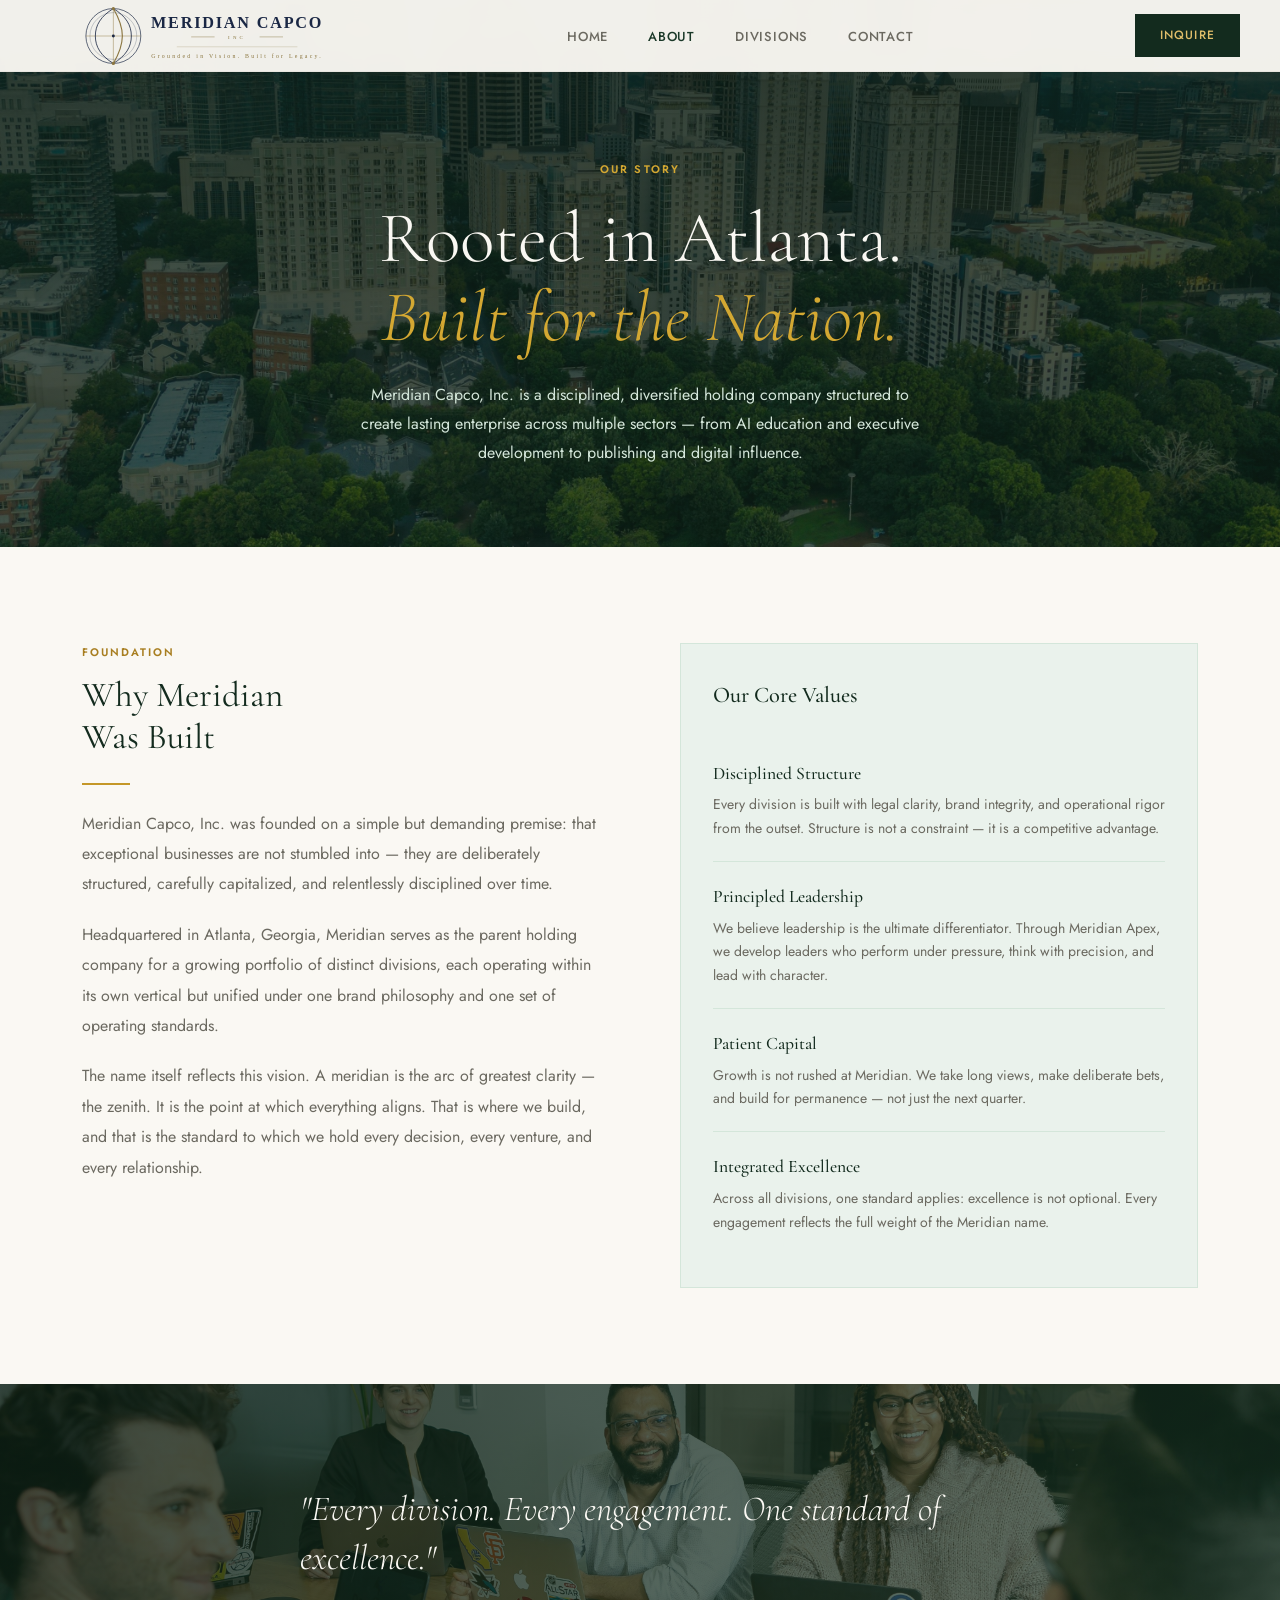
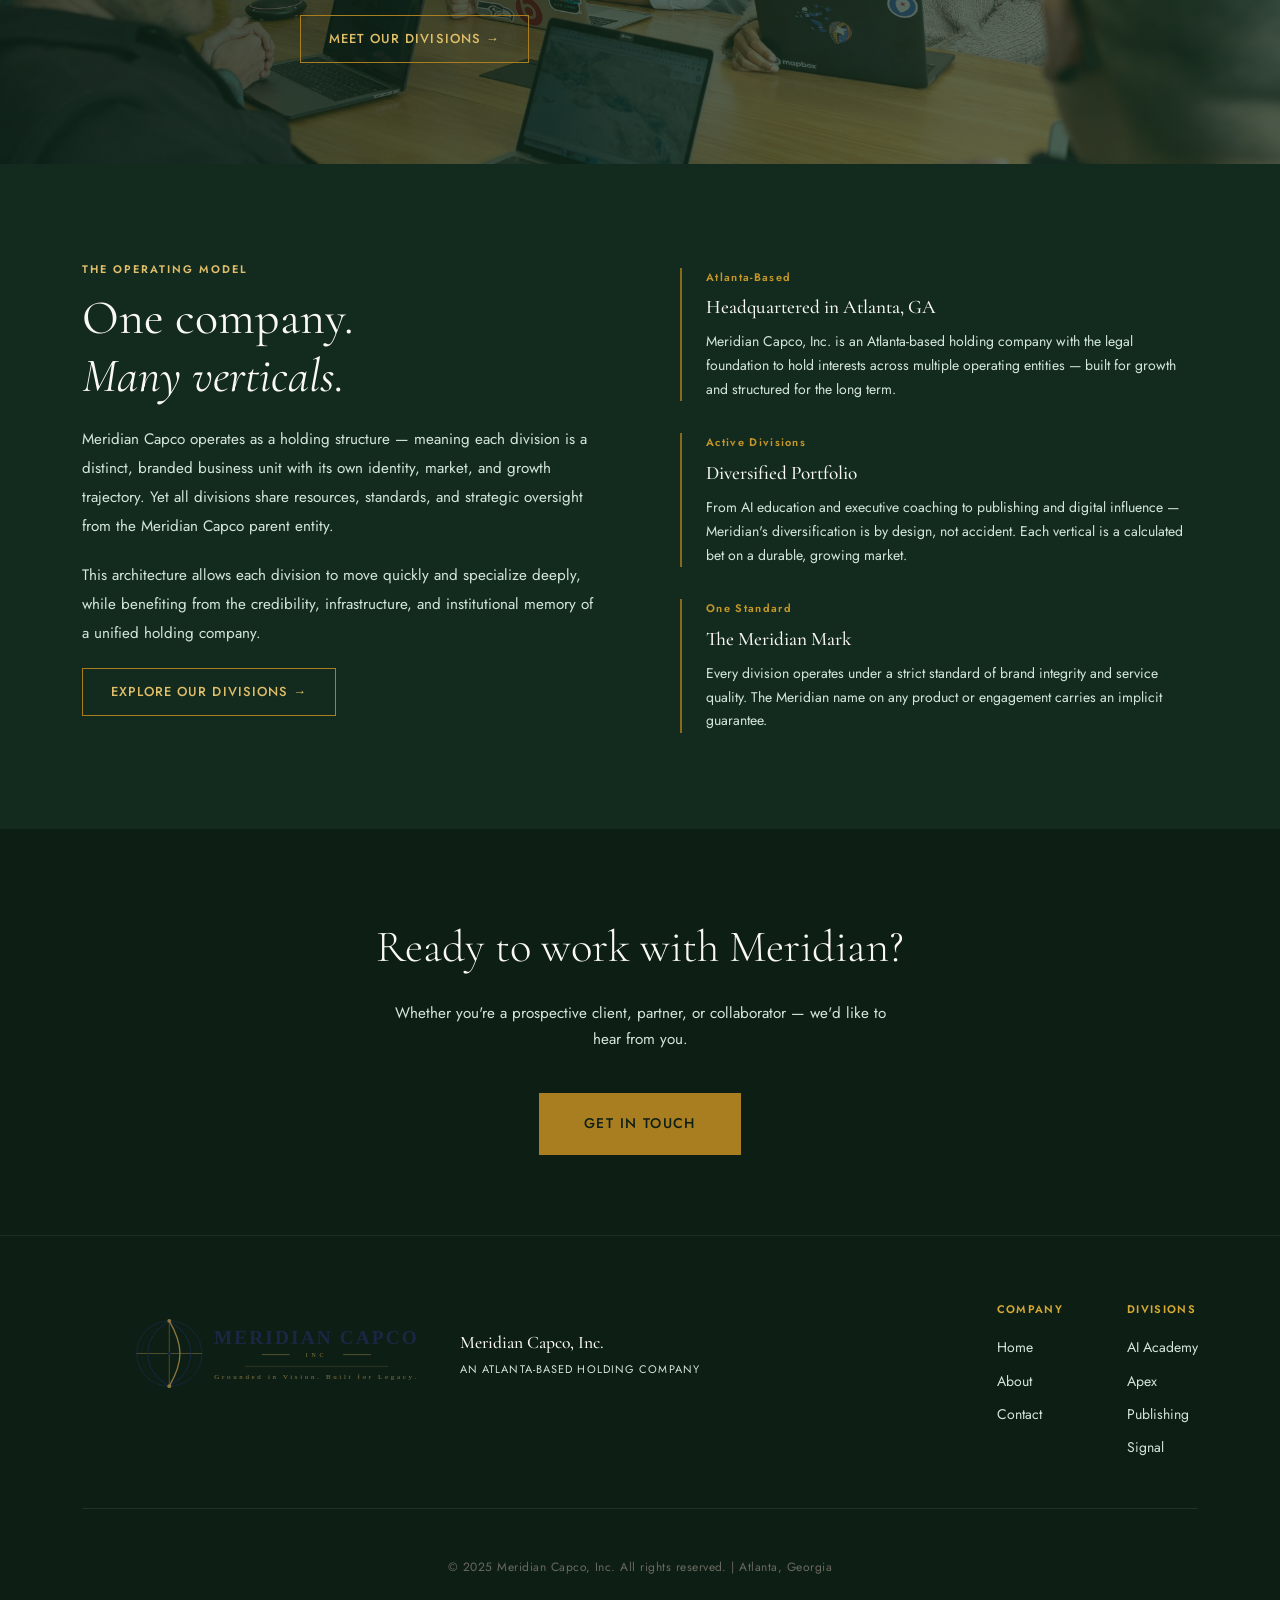
<file: about.html>
<!DOCTYPE html>
<html lang="en">
<head>
<meta charset="UTF-8">
<meta name="viewport" content="width=device-width, initial-scale=1.0">
<title>About — Meridian Capco, Inc.</title>
<link rel="preconnect" href="https://fonts.googleapis.com">
<link rel="preconnect" href="https://fonts.gstatic.com" crossorigin>
<link href="https://fonts.googleapis.com/css2?family=Cormorant+Garamond:ital,wght@0,300;0,400;0,500;0,600;1,300;1,400&family=Jost:wght@300;400;500;600&display=swap" rel="stylesheet">
<link rel="stylesheet" href="styles.css">
</head>
<body>

<nav class="nav">
  <a href="index.html" class="nav-logo">
    <img src="images/meridian_capco_logo_revised_v4.svg" alt="Meridian Capco" class="nav-logo-img">
  </a>
  <ul class="nav-links">
    <li><a href="index.html" class="nav-link">Home</a></li>
    <li><a href="about.html" class="nav-link active">About</a></li>
    <li><a href="divisions.html" class="nav-link">Divisions</a></li>
    <li><a href="contact.html" class="nav-link">Contact</a></li>
  </ul>
  <a href="contact.html" class="nav-cta">Inquire</a>
  <button class="nav-hamburger" onclick="toggleMenu()">&#9776;</button>
</nav>
<div class="mobile-menu" id="mobileMenu">
  <a href="index.html">Home</a>
  <a href="about.html">About</a>
  <a href="divisions.html">Divisions</a>
  <a href="contact.html">Contact</a>
</div>

<!-- ============================================================
  PHOTO SLOT 1 — ABOUT PAGE HERO BACKGROUND
  File: images/about-hero-bg.jpg
  Suggested search: "Atlanta Georgia skyline" or "urban city aerial"
  Tips: wide landscape shot, can be bright/daytime unlike home hero
============================================================ -->
<section class="page-hero photo-page-hero" style="background-image: url('images/about-hero-bg.jpg');">
  <div class="page-hero-overlay"></div>
  <div class="page-hero-inner">
    <span class="page-hero-eyebrow">Our Story</span>
    <h1>Rooted in Atlanta.<br><em>Built for the Nation.</em></h1>
    <p>Meridian Capco, Inc. is a disciplined, diversified holding company structured to create lasting enterprise across multiple sectors — from AI education and executive development to publishing and digital influence.</p>
  </div>
</section>

<!-- STORY SECTION -->
<section class="about-story">
  <div class="container">
    <div class="about-grid">
      <div>
        <span class="section-eyebrow">Foundation</span>
        <h2 class="section-title">Why Meridian<br>Was Built</h2>
        <span class="gold-rule"></span>
        <p class="about-body">Meridian Capco, Inc. was founded on a simple but demanding premise: that exceptional businesses are not stumbled into — they are deliberately structured, carefully capitalized, and relentlessly disciplined over time.</p>
        <p class="about-body">Headquartered in Atlanta, Georgia, Meridian serves as the parent holding company for a growing portfolio of distinct divisions, each operating within its own vertical but unified under one brand philosophy and one set of operating standards.</p>
        <p class="about-body">The name itself reflects this vision. A meridian is the arc of greatest clarity — the zenith. It is the point at which everything aligns. That is where we build, and that is the standard to which we hold every decision, every venture, and every relationship.</p>
      </div>
      <div>
        <div class="about-values">
          <h3 style="font-family:var(--font-serif);font-size:1.4rem;font-weight:500;color:var(--green-800);margin-bottom:1.5rem;">Our Core Values</h3>
          <div class="about-value">
            <h4>Disciplined Structure</h4>
            <p>Every division is built with legal clarity, brand integrity, and operational rigor from the outset. Structure is not a constraint — it is a competitive advantage.</p>
          </div>
          <div class="about-value">
            <h4>Principled Leadership</h4>
            <p>We believe leadership is the ultimate differentiator. Through Meridian Apex, we develop leaders who perform under pressure, think with precision, and lead with character.</p>
          </div>
          <div class="about-value">
            <h4>Patient Capital</h4>
            <p>Growth is not rushed at Meridian. We take long views, make deliberate bets, and build for permanence — not just the next quarter.</p>
          </div>
          <div class="about-value">
            <h4>Integrated Excellence</h4>
            <p>Across all divisions, one standard applies: excellence is not optional. Every engagement reflects the full weight of the Meridian name.</p>
          </div>
        </div>
      </div>
    </div>
  </div>
</section>

<!-- ============================================================
  PHOTO SLOT 2 — FULL-WIDTH PHOTO BAND
  File: images/about-team.jpg
  Suggested search: "diverse team city office" on Pexels
  Tips: multicultural group, energetic, forward-facing
============================================================ -->
<section class="photo-band" style="background-image: url('images/about-team.jpg');">
  <div class="photo-band-overlay"></div>
  <div class="container photo-band-content">
    <p class="photo-band-quote">"Every division. Every engagement. One standard of excellence."</p>
    <a href="divisions.html" class="btn-ghost-light">Meet Our Divisions →</a>
  </div>
</section>

<!-- PHILOSOPHY STRIP -->
<section class="philosophy-strip">
  <div class="container">
    <div class="philosophy-content">
      <div class="philosophy-text">
        <p class="section-eyebrow light">The Operating Model</p>
        <h2 class="section-title light">One company.<br><em>Many verticals.</em></h2>
        <p class="philosophy-body">Meridian Capco operates as a holding structure — meaning each division is a distinct, branded business unit with its own identity, market, and growth trajectory. Yet all divisions share resources, standards, and strategic oversight from the Meridian Capco parent entity.</p>
        <p class="philosophy-body">This architecture allows each division to move quickly and specialize deeply, while benefiting from the credibility, infrastructure, and institutional memory of a unified holding company.</p>
        <a href="divisions.html" class="btn-ghost-light">Explore Our Divisions →</a>
      </div>
      <div class="philosophy-pillars">
        <div class="pillar">
          <span class="pillar-num">Atlanta-Based</span>
          <h4 class="pillar-title">Headquartered in Atlanta, GA</h4>
          <p class="pillar-body">Meridian Capco, Inc. is an Atlanta-based holding company with the legal foundation to hold interests across multiple operating entities — built for growth and structured for the long term.</p>
        </div>
        <div class="pillar">
          <span class="pillar-num">Active Divisions</span>
          <h4 class="pillar-title">Diversified Portfolio</h4>
          <p class="pillar-body">From AI education and executive coaching to publishing and digital influence — Meridian's diversification is by design, not accident. Each vertical is a calculated bet on a durable, growing market.</p>
        </div>
        <div class="pillar">
          <span class="pillar-num">One Standard</span>
          <h4 class="pillar-title">The Meridian Mark</h4>
          <p class="pillar-body">Every division operates under a strict standard of brand integrity and service quality. The Meridian name on any product or engagement carries an implicit guarantee.</p>
        </div>
      </div>
    </div>
  </div>
</section>

<!-- CTA BAND -->
<section class="cta-band">
  <div class="container">
    <h2 class="cta-headline">Ready to work with Meridian?</h2>
    <p class="cta-sub">Whether you're a prospective client, partner, or collaborator — we'd like to hear from you.</p>
    <a href="contact.html" class="btn-primary large">Get In Touch</a>
  </div>
</section>

<!-- FOOTER -->
<footer class="footer">
  <div class="container">
    <div class="footer-top">
      <div class="footer-brand">
        <img src="images/meridian_capco_logo_revised_v4.svg" alt="Meridian Capco" class="footer-logo-img">
        <div>
          <p class="footer-company">Meridian Capco, Inc.</p>
          <p class="footer-sub-tag">An Atlanta-Based Holding Company</p>
        </div>
      </div>
      <div class="footer-links">
        <div class="footer-col">
          <h5>Company</h5>
          <a href="index.html">Home</a>
          <a href="about.html">About</a>
          <a href="contact.html">Contact</a>
        </div>
        <div class="footer-col">
          <h5>Divisions</h5>
          <a href="ai-academy.html">AI Academy</a>
          <a href="apex.html">Apex</a>
          <a href="publishing.html">Publishing</a>
          <a href="signal.html">Signal</a>
        </div>
      </div>
    </div>
    <div class="footer-bottom">
      <p>&copy; 2025 Meridian Capco, Inc. All rights reserved. | Atlanta, Georgia</p>
    </div>
  </div>
</footer>
<script>function toggleMenu(){document.getElementById('mobileMenu').classList.toggle('open');}</script>
</body>
</html>
</file>
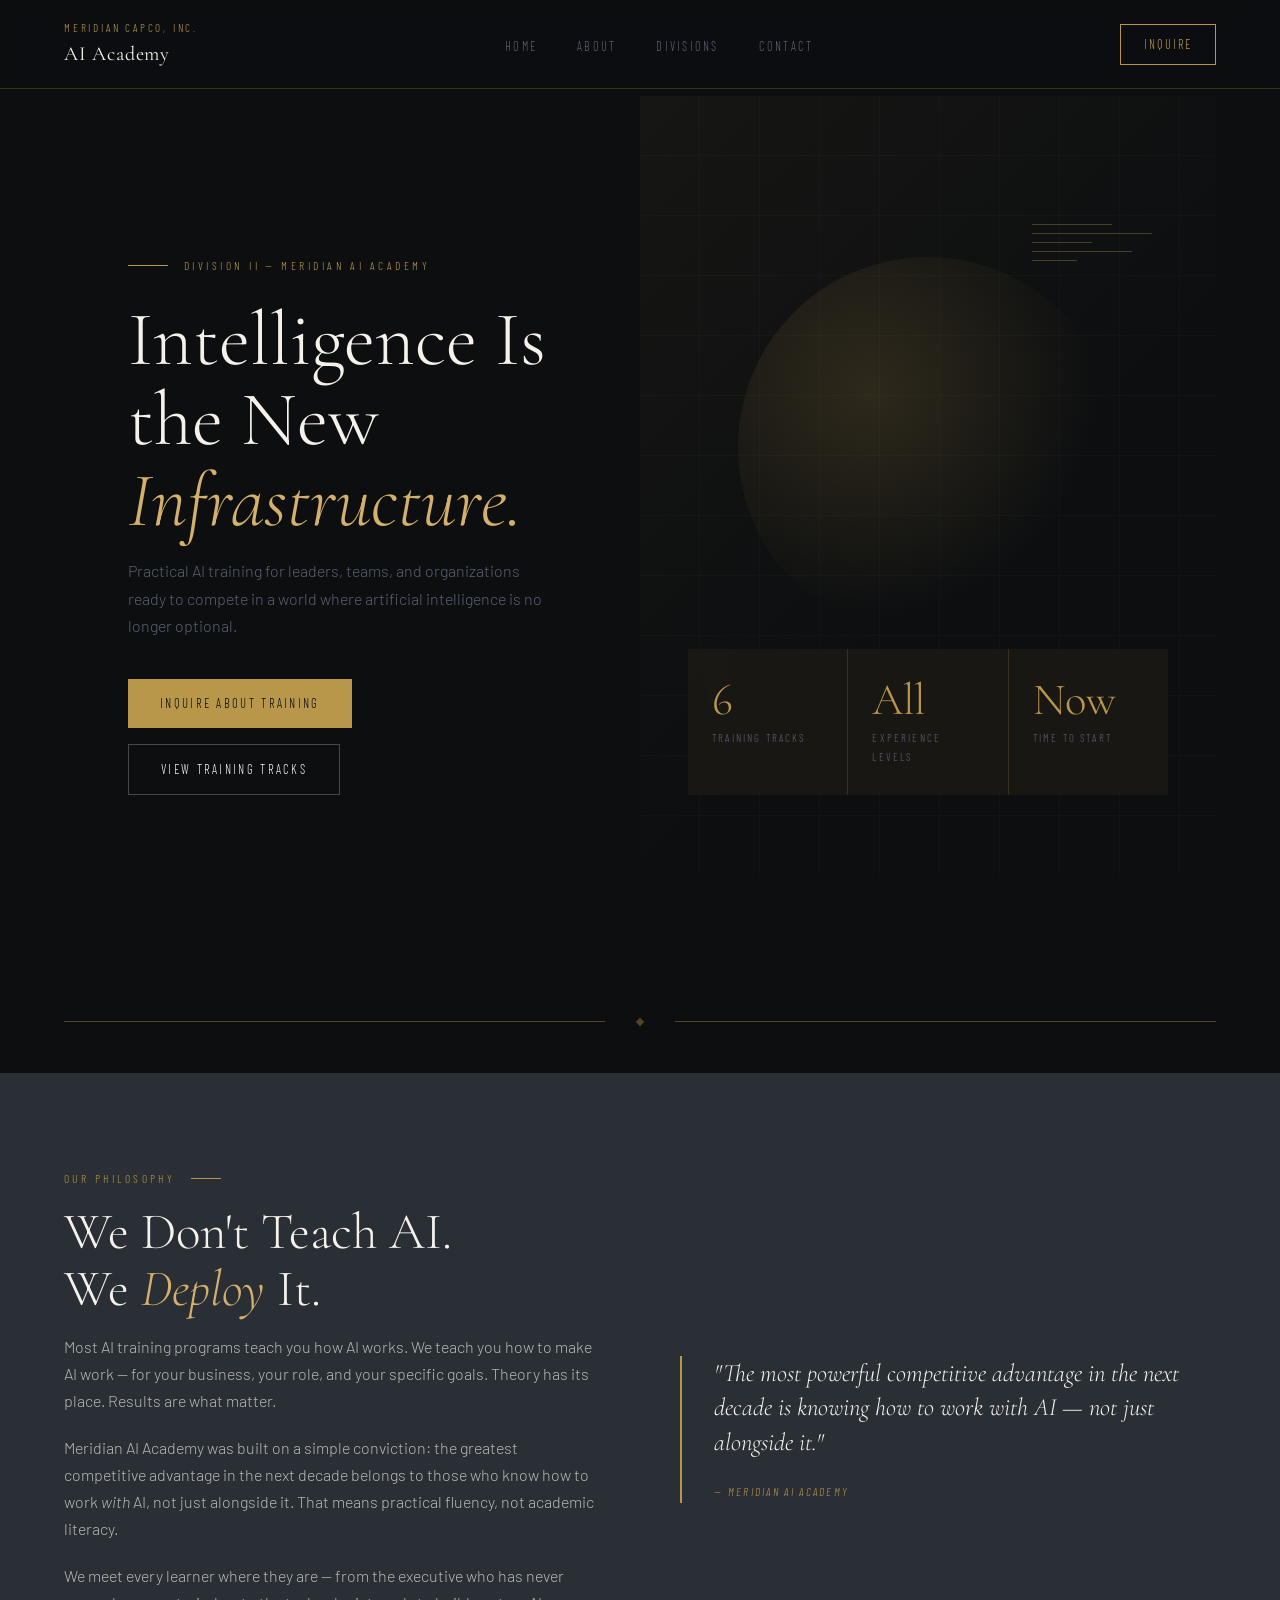
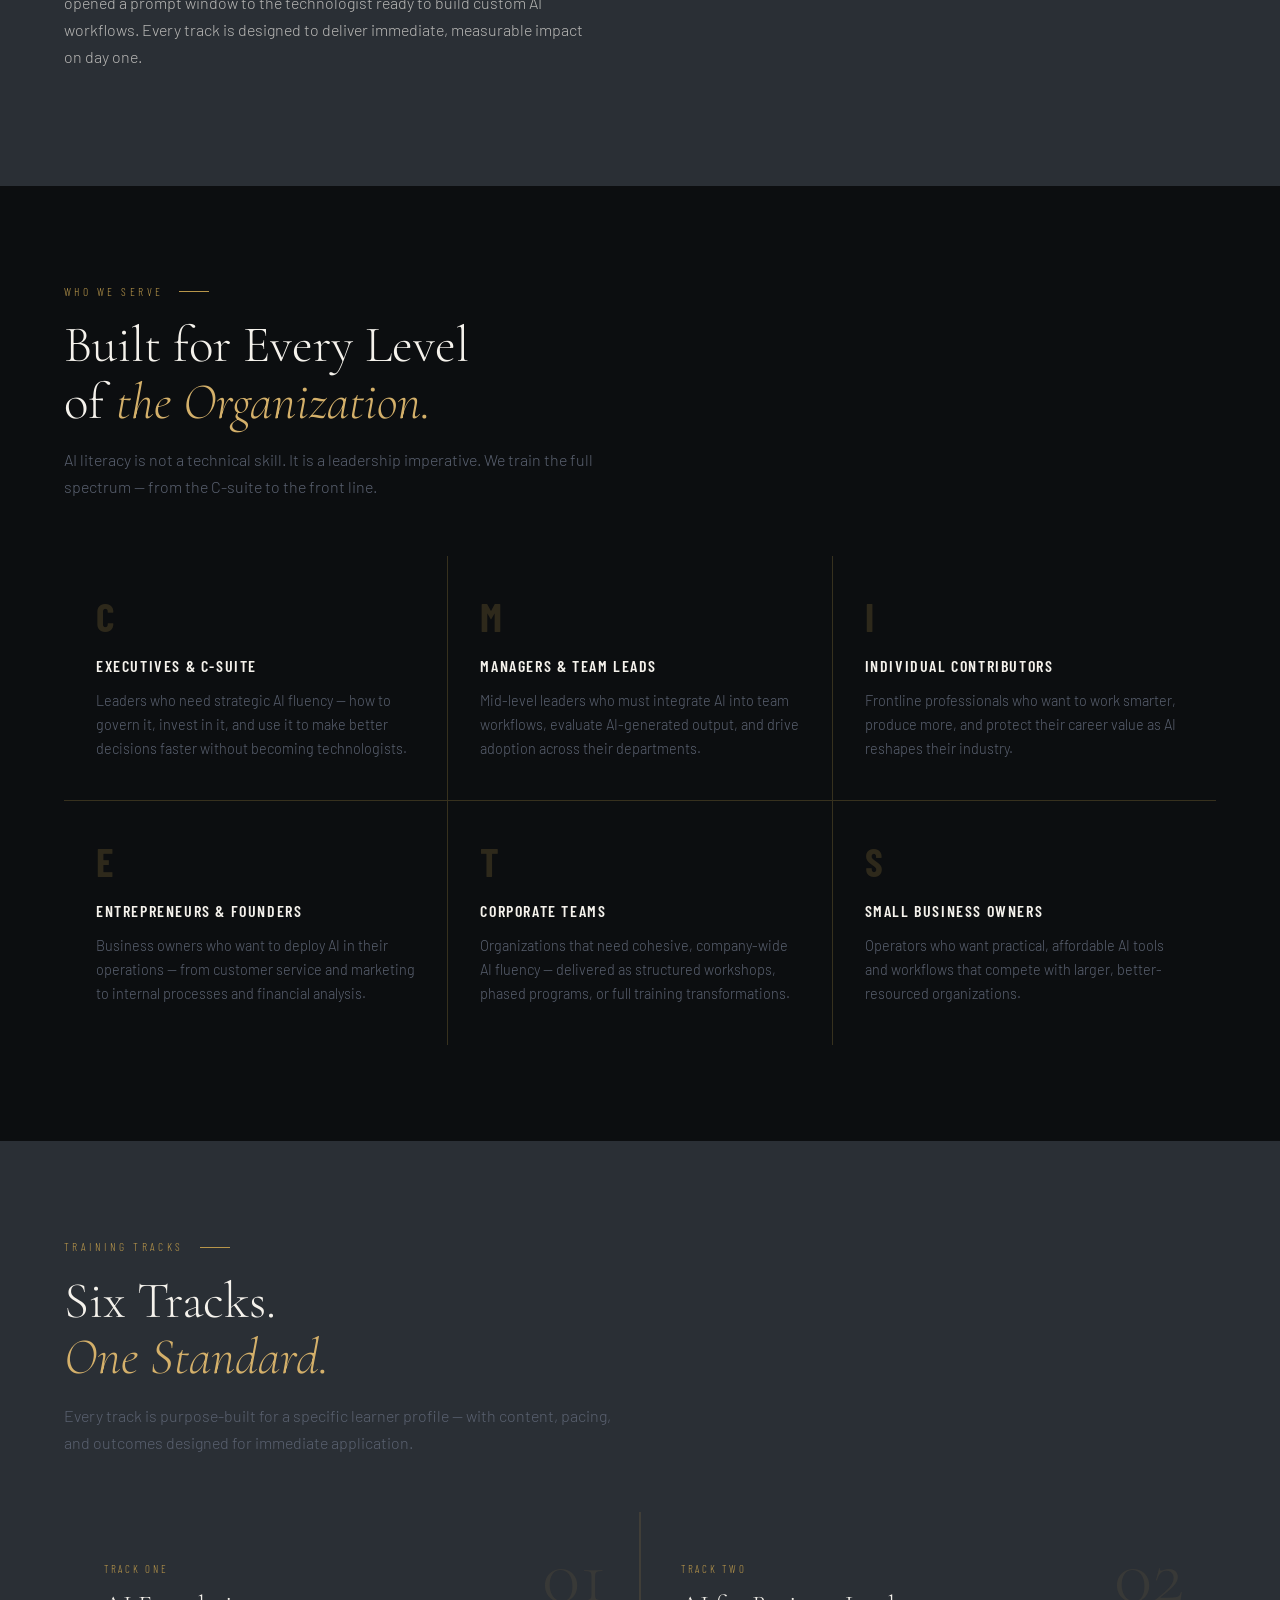
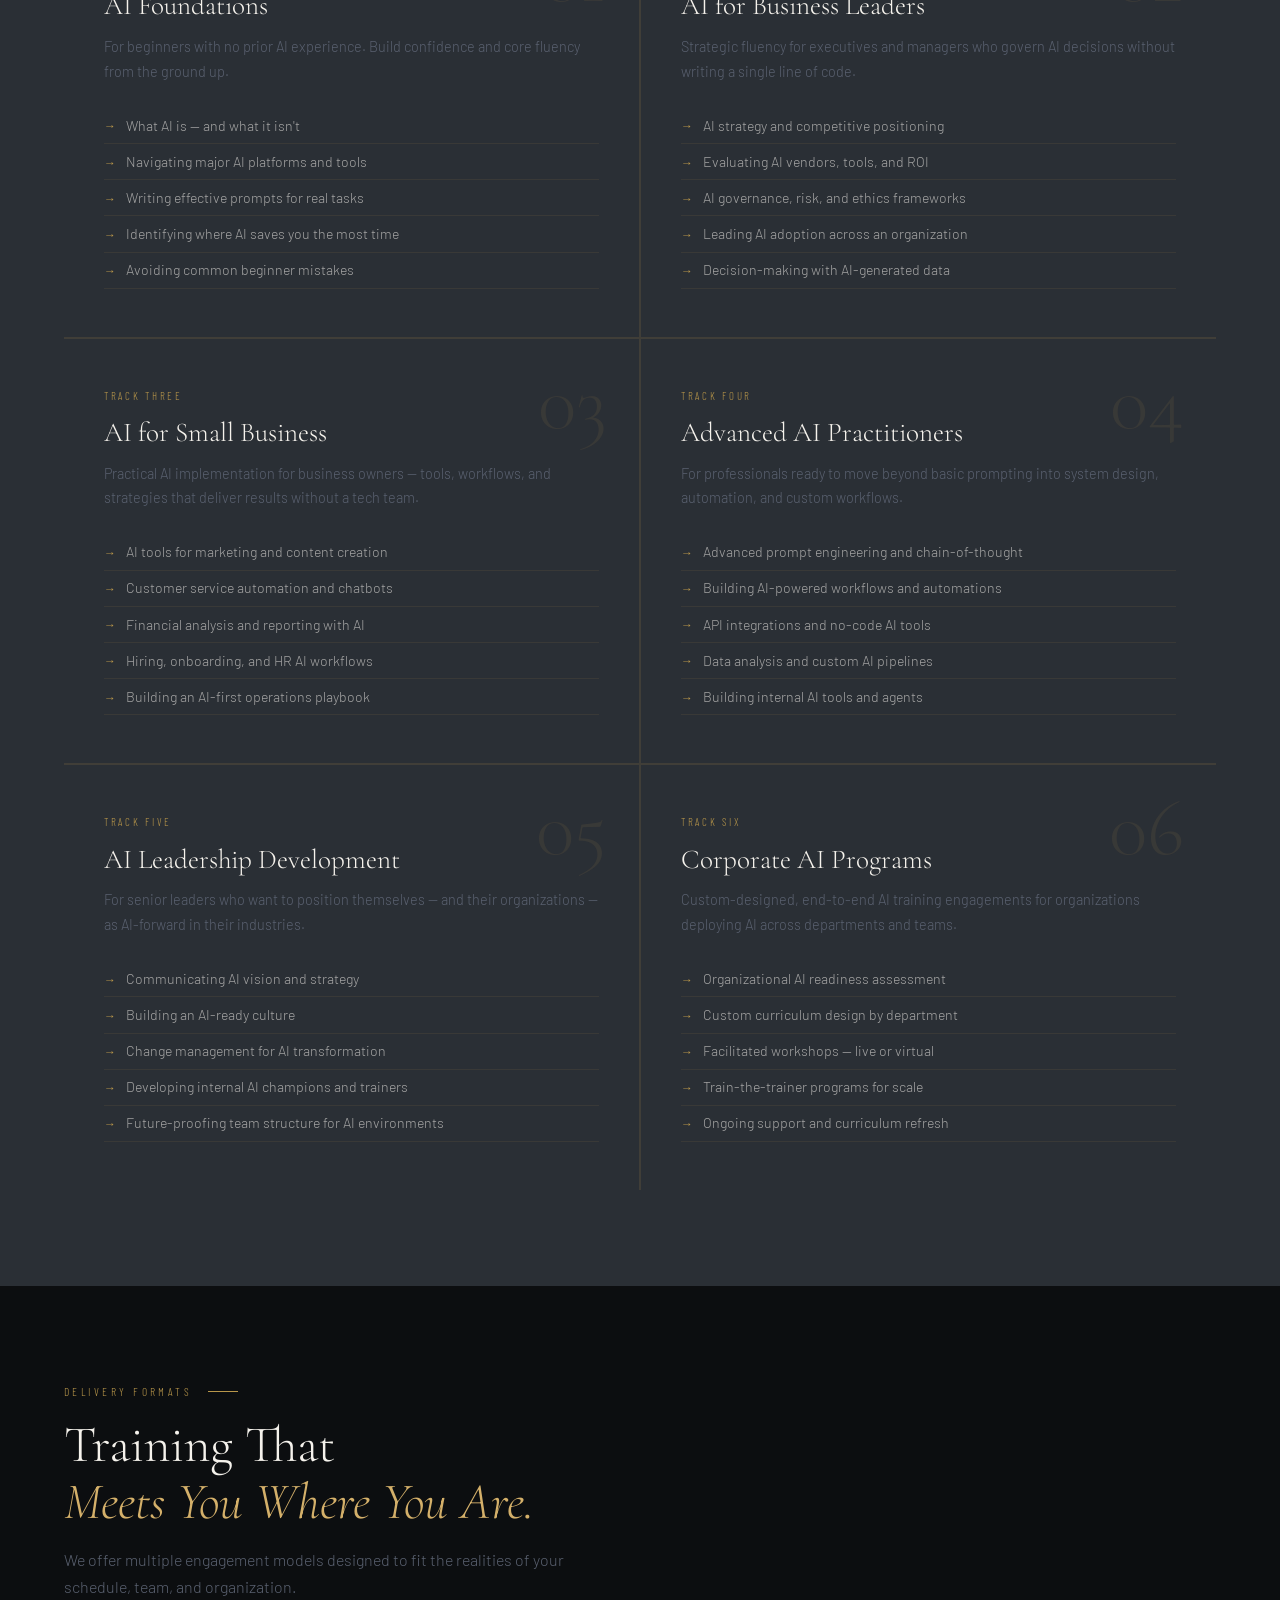
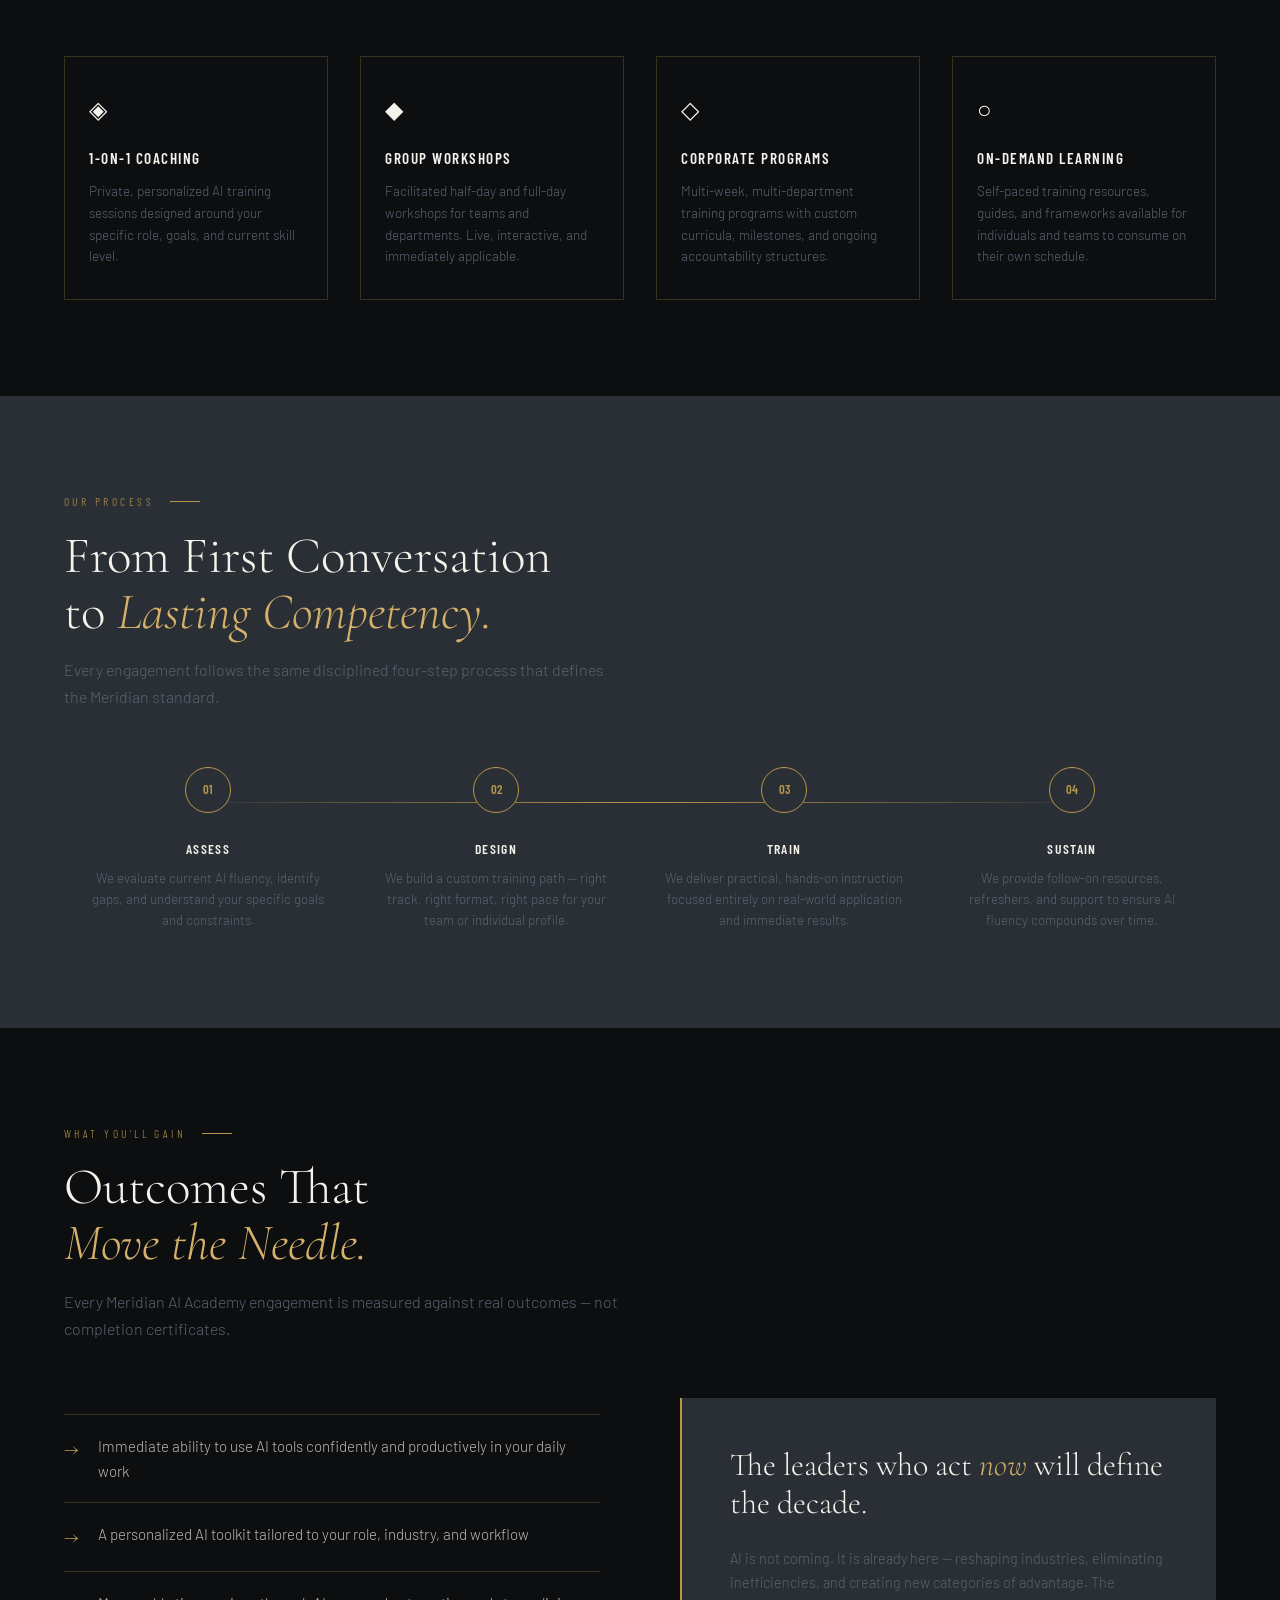
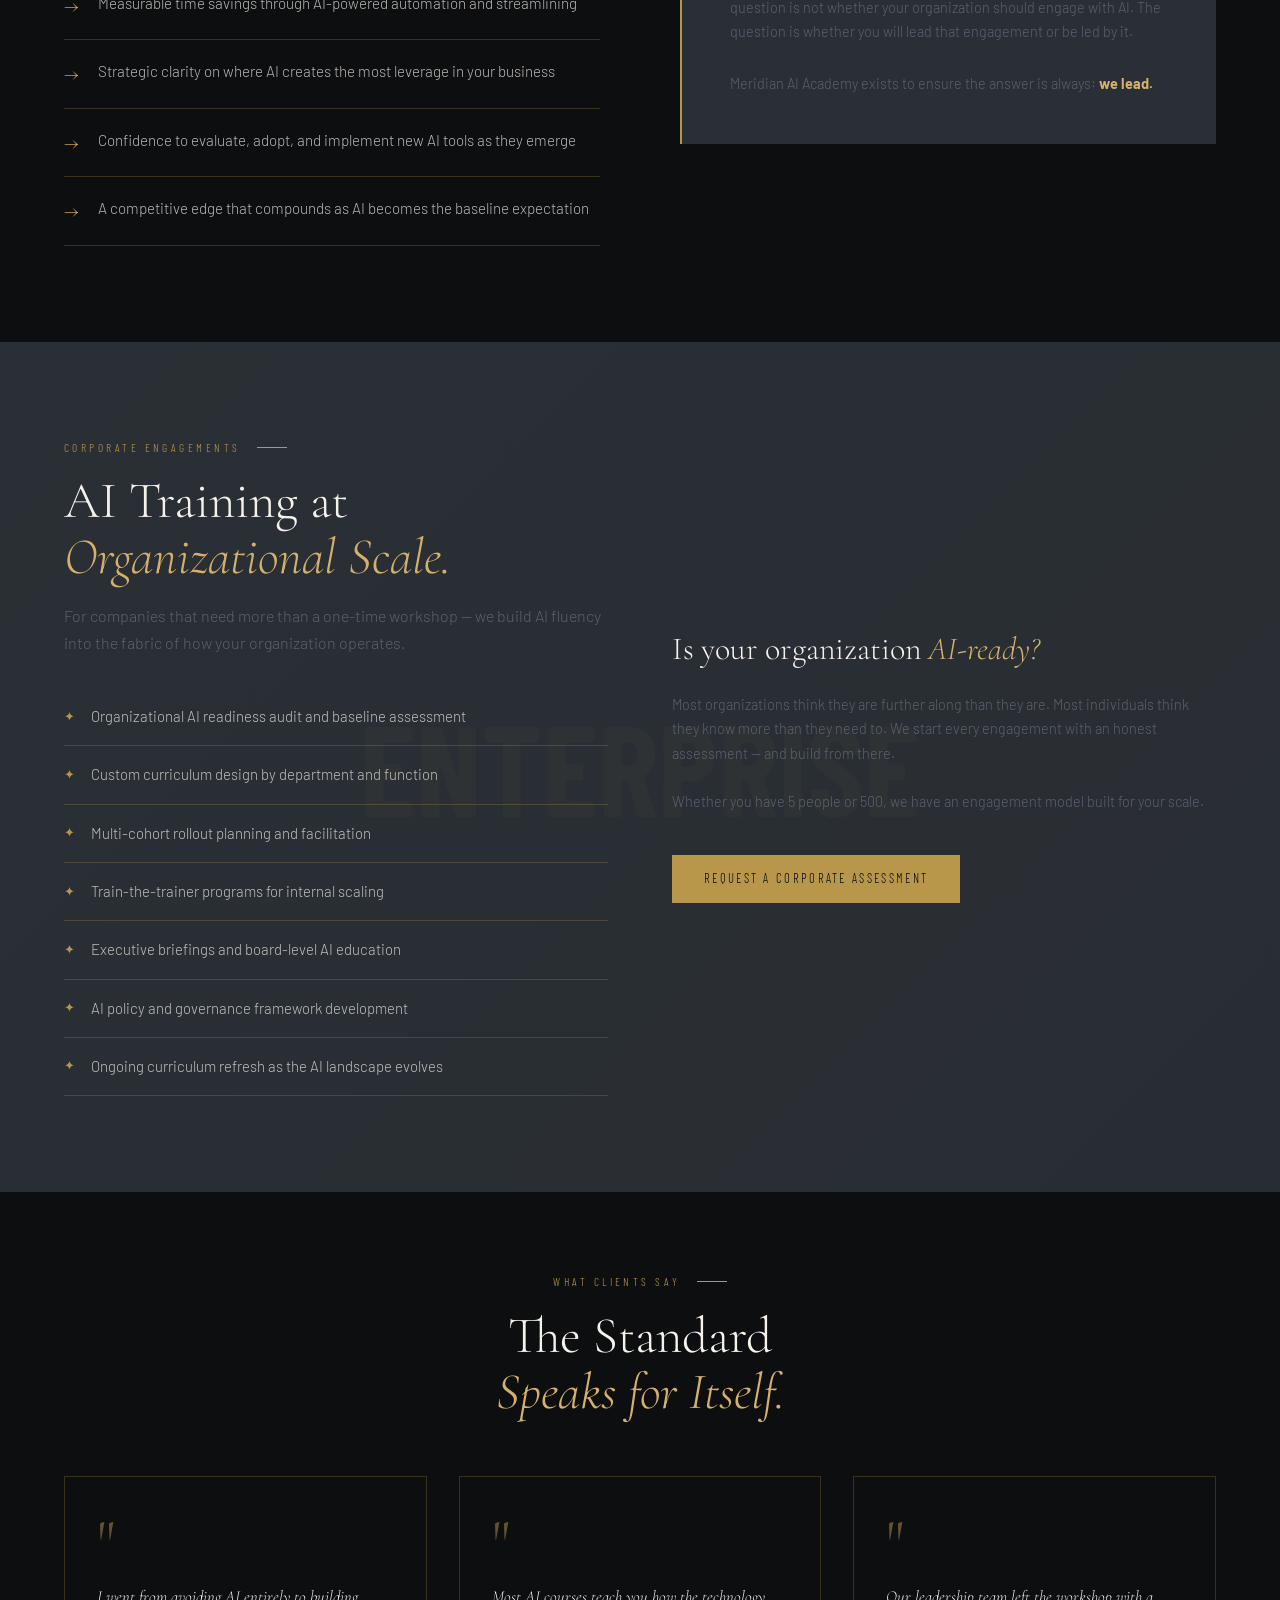
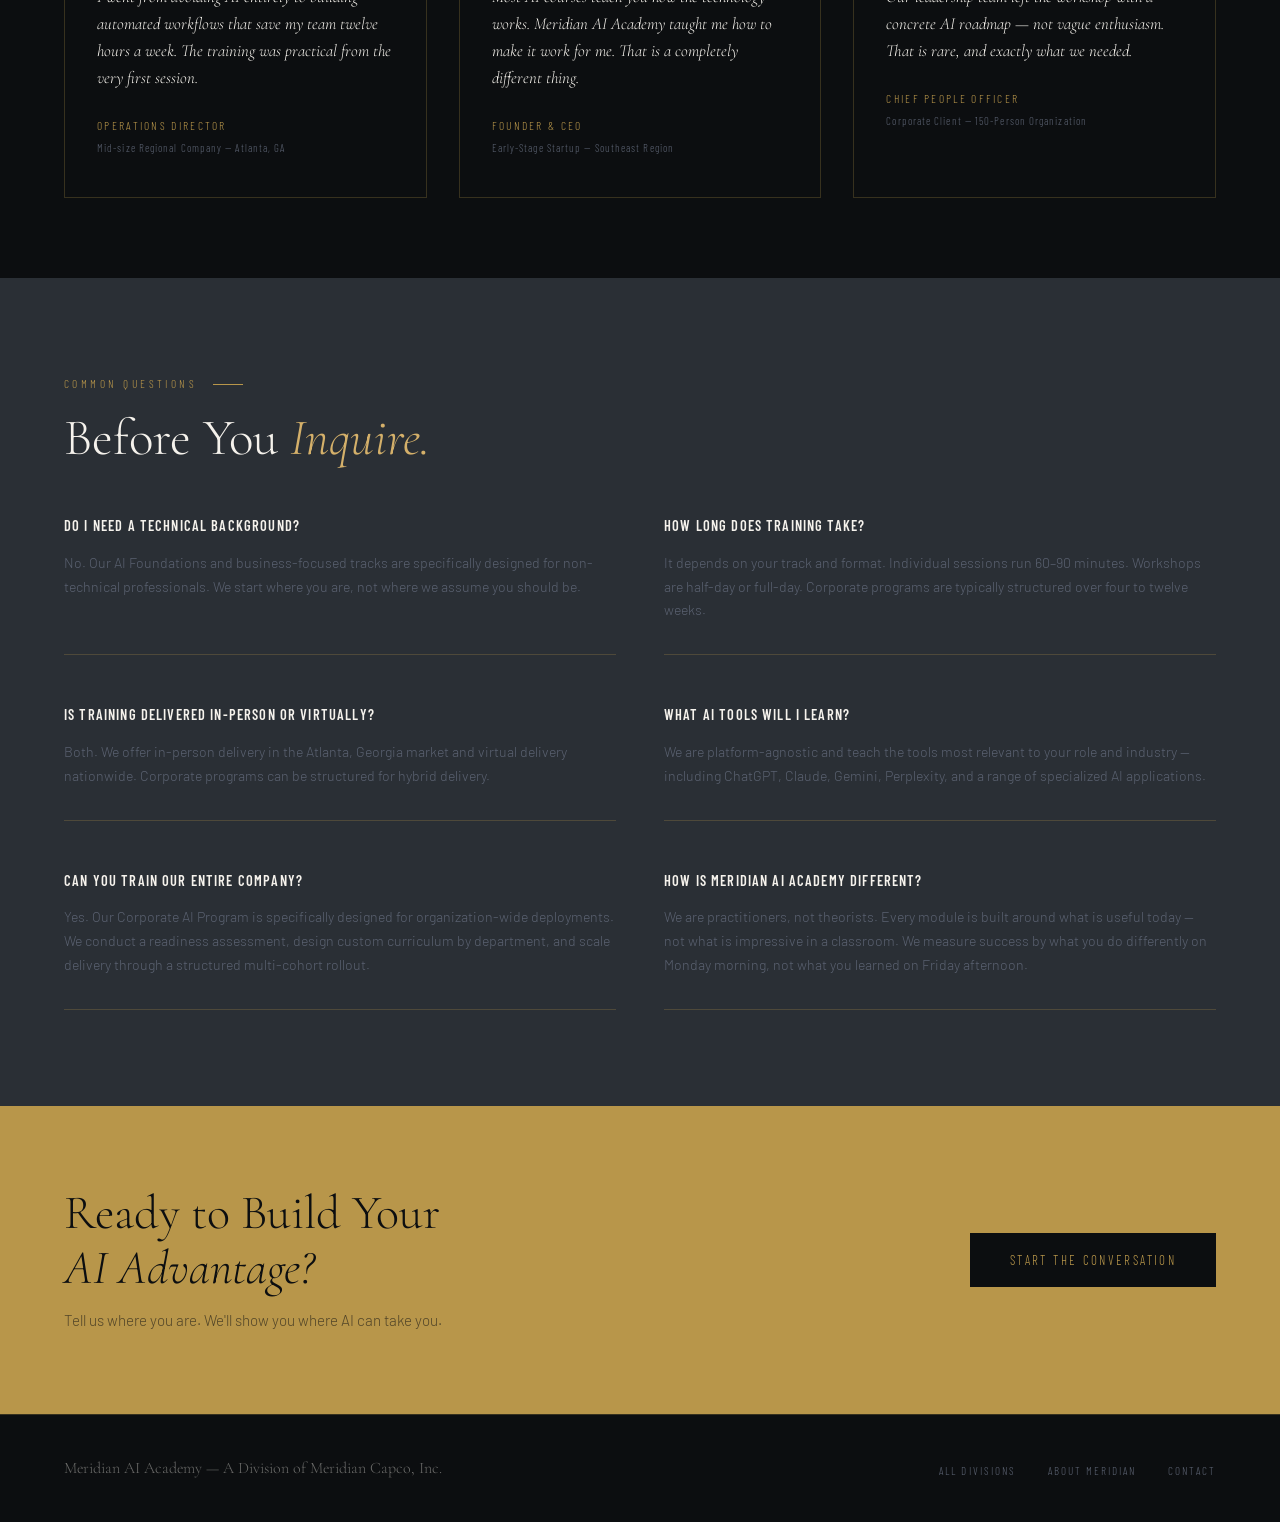
<file: ai-academy.html>
<!DOCTYPE html>
<html lang="en">
<head>
  <meta charset="UTF-8" />
  <meta name="viewport" content="width=device-width, initial-scale=1.0" />
  <title>Meridian AI Academy — Intelligence Is the New Infrastructure</title>
  <link rel="preconnect" href="https://fonts.googleapis.com" />
  <link rel="preconnect" href="https://fonts.gstatic.com" crossorigin />
  <link href="https://fonts.googleapis.com/css2?family=Cormorant+Garamond:ital,wght@0,300;0,400;0,600;1,300;1,400&family=Barlow:wght@300;400;500;600&family=Barlow+Condensed:wght@400;500;600;700&display=swap" rel="stylesheet" />
  <style>
    *, *::before, *::after { box-sizing: border-box; margin: 0; padding: 0; }

    :root {
      --ink:       #0c0e10;
      --paper:     #f5f2ec;
      --cream:     #ede9e0;
      --gold:      #b8964a;
      --gold-lt:   #d4b06a;
      --gold-dk:   #8a6e32;
      --slate:     #2a2f35;
      --mid:       #5a6170;
      --rule:      rgba(184,150,74,0.25);
      --serif:     'Cormorant Garamond', Georgia, serif;
      --sans:      'Barlow', sans-serif;
      --cond:      'Barlow Condensed', sans-serif;
    }

    html { scroll-behavior: smooth; }

    body {
      background: var(--ink);
      color: var(--paper);
      font-family: var(--sans);
      font-weight: 300;
      line-height: 1.7;
      overflow-x: hidden;
    }

    /* ─── NAV ─── */
    nav {
      position: fixed; top: 0; left: 0; right: 0; z-index: 100;
      display: flex; align-items: center; justify-content: space-between;
      padding: 1.1rem 4rem;
      background: rgba(12,14,16,0.88);
      backdrop-filter: blur(12px);
      border-bottom: 1px solid var(--rule);
    }
    .nav-brand { display: flex; flex-direction: column; gap: 0; text-decoration: none; }
    .nav-brand-top { font-family: var(--cond); font-size: 0.7rem; letter-spacing: 0.25em; color: var(--gold); text-transform: uppercase; }
    .nav-brand-main { font-family: var(--serif); font-size: 1.25rem; font-weight: 400; color: var(--paper); letter-spacing: 0.04em; }
    .nav-links { display: flex; gap: 2.5rem; list-style: none; }
    .nav-links a { font-family: var(--cond); font-size: 0.78rem; letter-spacing: 0.18em; text-transform: uppercase; color: var(--mid); text-decoration: none; transition: color 0.2s; }
    .nav-links a:hover { color: var(--gold); }
    .nav-cta {
      font-family: var(--cond); font-size: 0.78rem; letter-spacing: 0.18em; text-transform: uppercase;
      padding: 0.55rem 1.4rem; border: 1px solid var(--gold); color: var(--gold); text-decoration: none;
      transition: background 0.2s, color 0.2s;
    }
    .nav-cta:hover { background: var(--gold); color: var(--ink); }

    /* ─── HERO ─── */
    .hero {
      min-height: 100vh;
      display: grid;
      grid-template-columns: 1fr 1fr;
      position: relative;
      overflow: hidden;
    }
    .hero-left {
      display: flex; flex-direction: column; justify-content: flex-end;
      padding: 10rem 4rem 5rem 4rem;
      position: relative; z-index: 2;
    }
    .hero-division-label {
      font-family: var(--cond); font-size: 0.72rem; letter-spacing: 0.3em;
      text-transform: uppercase; color: var(--gold); margin-bottom: 1.5rem;
      display: flex; align-items: center; gap: 1rem;
    }
    .hero-division-label::before {
      content: ''; display: block; width: 40px; height: 1px; background: var(--gold);
    }
    h1 {
      font-family: var(--serif); font-size: clamp(3.2rem, 6vw, 5.5rem);
      font-weight: 300; line-height: 1.05; color: var(--paper);
      margin-bottom: 1rem;
    }
    h1 em { font-style: italic; color: var(--gold-lt); }
    .hero-sub {
      font-family: var(--sans); font-size: 1rem; color: var(--mid);
      max-width: 420px; margin-bottom: 2.5rem; font-weight: 300;
    }
    .hero-ctas { display: flex; gap: 1rem; flex-wrap: wrap; }
    .btn-primary {
      font-family: var(--cond); font-size: 0.8rem; letter-spacing: 0.18em; text-transform: uppercase;
      padding: 0.85rem 2rem; background: var(--gold); color: var(--ink); text-decoration: none;
      transition: background 0.2s;
    }
    .btn-primary:hover { background: var(--gold-lt); }
    .btn-ghost {
      font-family: var(--cond); font-size: 0.8rem; letter-spacing: 0.18em; text-transform: uppercase;
      padding: 0.85rem 2rem; border: 1px solid rgba(245,242,236,0.25); color: var(--paper); text-decoration: none;
      transition: border-color 0.2s, color 0.2s;
    }
    .btn-ghost:hover { border-color: var(--gold); color: var(--gold); }

    .hero-right {
      position: relative; overflow: hidden;
    }
    .hero-grid-art {
      position: absolute; inset: 0;
      background:
        linear-gradient(135deg, rgba(184,150,74,0.06) 0%, transparent 60%),
        repeating-linear-gradient(0deg, transparent, transparent 59px, rgba(184,150,74,0.07) 60px),
        repeating-linear-gradient(90deg, transparent, transparent 59px, rgba(184,150,74,0.07) 60px);
      animation: gridpulse 6s ease-in-out infinite alternate;
    }
    @keyframes gridpulse { from { opacity: 0.6; } to { opacity: 1; } }
    .hero-stat-block {
      position: absolute; bottom: 5rem; left: 3rem; right: 3rem;
      display: grid; grid-template-columns: repeat(3,1fr); gap: 1px;
      background: var(--rule);
    }
    .hero-stat {
      background: rgba(12,14,16,0.7); backdrop-filter: blur(8px);
      padding: 1.8rem 1.5rem;
    }
    .hero-stat-num {
      font-family: var(--serif); font-size: 2.8rem; font-weight: 300;
      color: var(--gold); line-height: 1;
    }
    .hero-stat-label {
      font-family: var(--cond); font-size: 0.68rem; letter-spacing: 0.2em;
      text-transform: uppercase; color: var(--mid); margin-top: 0.4rem;
    }
    .hero-orb {
      position: absolute; top: 50%; left: 50%; transform: translate(-50%,-60%);
      width: 380px; height: 380px; border-radius: 50%;
      background: radial-gradient(circle at 35% 35%, rgba(184,150,74,0.18), transparent 65%);
      animation: orbpulse 5s ease-in-out infinite;
    }
    @keyframes orbpulse { 0%,100% { transform: translate(-50%,-60%) scale(1); opacity: 0.6; } 50% { transform: translate(-50%,-60%) scale(1.08); opacity: 1; } }
    .hero-circuit {
      position: absolute; top: 8rem; right: 4rem;
      display: flex; flex-direction: column; gap: 0.5rem; opacity: 0.35;
    }
    .circuit-line {
      height: 1px; background: var(--gold);
      animation: blink 3s ease-in-out infinite;
    }
    .circuit-line:nth-child(1) { width: 80px; animation-delay: 0s; }
    .circuit-line:nth-child(2) { width: 120px; animation-delay: 0.4s; }
    .circuit-line:nth-child(3) { width: 60px; animation-delay: 0.8s; }
    .circuit-line:nth-child(4) { width: 100px; animation-delay: 1.2s; }
    .circuit-line:nth-child(5) { width: 45px; animation-delay: 1.6s; }
    @keyframes blink { 0%,100% { opacity: 0.3; } 50% { opacity: 1; } }

    /* ─── DIVIDER ─── */
    .rule-section {
      display: flex; align-items: center; gap: 2rem;
      padding: 0 4rem; margin: 3rem 0;
      opacity: 0.4;
    }
    .rule-line { flex: 1; height: 1px; background: var(--gold); }
    .rule-diamond { width: 6px; height: 6px; background: var(--gold); transform: rotate(45deg); }

    /* ─── SECTIONS ─── */
    section { padding: 6rem 4rem; }

    .section-label {
      font-family: var(--cond); font-size: 0.72rem; letter-spacing: 0.3em;
      text-transform: uppercase; color: var(--gold); margin-bottom: 1rem;
      display: flex; align-items: center; gap: 1rem;
    }
    .section-label::after { content: ''; flex: 0 0 30px; height: 1px; background: var(--gold); }

    h2 {
      font-family: var(--serif); font-size: clamp(2rem, 4vw, 3.2rem);
      font-weight: 300; line-height: 1.1; color: var(--paper); margin-bottom: 1rem;
    }
    h2 em { font-style: italic; color: var(--gold-lt); }
    .section-intro { color: var(--mid); max-width: 560px; font-size: 1rem; margin-bottom: 3.5rem; }

    /* ─── PHILOSOPHY / INTRO ─── */
    .philosophy {
      background: var(--slate);
      display: grid; grid-template-columns: 1fr 1fr; gap: 5rem; align-items: center;
    }
    .philosophy-text p { color: rgba(245,242,236,0.7); margin-bottom: 1.2rem; font-size: 1rem; }
    .philosophy-quote {
      border-left: 2px solid var(--gold); padding-left: 2rem;
    }
    .philosophy-quote blockquote {
      font-family: var(--serif); font-size: 1.55rem; font-style: italic;
      font-weight: 300; color: var(--paper); line-height: 1.4; margin-bottom: 1rem;
    }
    .philosophy-quote cite {
      font-family: var(--cond); font-size: 0.72rem; letter-spacing: 0.2em;
      text-transform: uppercase; color: var(--gold);
    }

    /* ─── WHO WE SERVE ─── */
    .audience { background: var(--ink); }
    .audience-grid {
      display: grid; grid-template-columns: repeat(3, 1fr); gap: 1px;
      background: var(--rule); margin-top: 3rem;
    }
    .audience-card {
      background: var(--ink); padding: 2.5rem 2rem;
      transition: background 0.25s;
      position: relative; overflow: hidden;
    }
    .audience-card::before {
      content: ''; position: absolute; top: 0; left: 0; right: 0;
      height: 2px; background: var(--gold); transform: scaleX(0); transform-origin: left;
      transition: transform 0.3s ease;
    }
    .audience-card:hover::before { transform: scaleX(1); }
    .audience-card:hover { background: rgba(184,150,74,0.05); }
    .audience-icon {
      font-family: var(--cond); font-size: 2.5rem; font-weight: 700;
      color: rgba(184,150,74,0.2); line-height: 1; margin-bottom: 1rem;
    }
    .audience-title {
      font-family: var(--cond); font-size: 1rem; font-weight: 600;
      letter-spacing: 0.1em; text-transform: uppercase; color: var(--paper);
      margin-bottom: 0.6rem;
    }
    .audience-desc { color: var(--mid); font-size: 0.9rem; line-height: 1.65; }

    /* ─── TRAINING TRACKS ─── */
    .tracks { background: var(--slate); }
    .tracks-grid {
      display: grid; grid-template-columns: repeat(2,1fr); gap: 2px;
      background: rgba(184,150,74,0.15); margin-top: 3rem;
    }
    .track-card {
      background: var(--slate); padding: 3rem 2.5rem;
      position: relative; overflow: hidden;
      transition: background 0.25s;
    }
    .track-card:hover { background: rgba(184,150,74,0.06); }
    .track-num {
      font-family: var(--serif); font-size: 5rem; font-weight: 300;
      color: rgba(184,150,74,0.1); position: absolute;
      top: 1.5rem; right: 2rem; line-height: 1;
    }
    .track-label {
      font-family: var(--cond); font-size: 0.68rem; letter-spacing: 0.25em;
      text-transform: uppercase; color: var(--gold); margin-bottom: 0.75rem;
    }
    .track-title {
      font-family: var(--serif); font-size: 1.7rem; font-weight: 300;
      color: var(--paper); margin-bottom: 0.75rem; line-height: 1.2;
    }
    .track-desc { color: var(--mid); font-size: 0.9rem; margin-bottom: 1.5rem; }
    .track-bullets { list-style: none; }
    .track-bullets li {
      font-size: 0.88rem; color: rgba(245,242,236,0.6);
      padding: 0.35rem 0; border-bottom: 1px solid rgba(184,150,74,0.1);
      display: flex; align-items: center; gap: 0.6rem;
    }
    .track-bullets li::before { content: '→'; color: var(--gold); font-size: 0.75rem; }

    /* ─── DELIVERY FORMATS ─── */
    .formats { background: var(--ink); }
    .formats-row {
      display: grid; grid-template-columns: repeat(4,1fr); gap: 2rem; margin-top: 3rem;
    }
    .format-card {
      border: 1px solid var(--rule); padding: 2rem 1.5rem;
      transition: border-color 0.25s, transform 0.25s;
    }
    .format-card:hover { border-color: var(--gold); transform: translateY(-4px); }
    .format-icon { font-size: 1.5rem; margin-bottom: 1rem; }
    .format-title {
      font-family: var(--cond); font-size: 0.95rem; font-weight: 600;
      letter-spacing: 0.1em; text-transform: uppercase; color: var(--paper);
      margin-bottom: 0.5rem;
    }
    .format-desc { font-size: 0.85rem; color: var(--mid); line-height: 1.6; }

    /* ─── PROCESS ─── */
    .process { background: var(--slate); }
    .process-steps {
      display: grid; grid-template-columns: repeat(4,1fr);
      margin-top: 3.5rem; position: relative;
    }
    .process-steps::before {
      content: ''; position: absolute; top: 2.2rem; left: 10%; right: 10%;
      height: 1px; background: linear-gradient(90deg, transparent, var(--gold), transparent);
    }
    .process-step { padding: 0 1.5rem; text-align: center; }
    .step-circle {
      width: 46px; height: 46px; border-radius: 50%;
      border: 1px solid var(--gold); display: flex; align-items: center; justify-content: center;
      margin: 0 auto 1.5rem;
      font-family: var(--cond); font-size: 0.8rem; font-weight: 600;
      color: var(--gold); background: var(--slate);
      position: relative; z-index: 1;
    }
    .step-title {
      font-family: var(--cond); font-size: 0.85rem; font-weight: 600;
      letter-spacing: 0.1em; text-transform: uppercase; color: var(--paper);
      margin-bottom: 0.5rem;
    }
    .step-desc { font-size: 0.83rem; color: var(--mid); line-height: 1.6; }

    /* ─── OUTCOMES ─── */
    .outcomes { background: var(--ink); }
    .outcomes-split {
      display: grid; grid-template-columns: 1fr 1fr; gap: 5rem; align-items: start;
    }
    .outcomes-list { list-style: none; margin-top: 1rem; }
    .outcomes-list li {
      display: flex; gap: 1.2rem; padding: 1.2rem 0;
      border-bottom: 1px solid var(--rule);
    }
    .outcomes-list li:first-child { border-top: 1px solid var(--rule); }
    .outcome-marker {
      font-family: var(--serif); font-size: 1.4rem; color: var(--gold);
      flex-shrink: 0; line-height: 1.3;
    }
    .outcome-text { font-size: 0.95rem; color: rgba(245,242,236,0.75); line-height: 1.6; }
    .outcomes-accent {
      background: var(--slate); padding: 3rem; border-left: 2px solid var(--gold);
    }
    .outcomes-accent-headline {
      font-family: var(--serif); font-size: 2rem; font-weight: 300;
      color: var(--paper); line-height: 1.2; margin-bottom: 1.5rem;
    }
    .outcomes-accent-headline em { font-style: italic; color: var(--gold-lt); }
    .outcomes-accent p { font-size: 0.9rem; color: var(--mid); line-height: 1.7; }

    /* ─── CORPORATE FOCUS ─── */
    .corporate {
      background: linear-gradient(135deg, var(--slate) 0%, rgba(42,47,53,0.95) 100%);
      position: relative; overflow: hidden;
    }
    .corporate::before {
      content: 'ENTERPRISE'; position: absolute;
      font-family: var(--cond); font-size: 8rem; font-weight: 700;
      color: rgba(184,150,74,0.04); top: 50%; left: 50%;
      transform: translate(-50%,-50%); white-space: nowrap; pointer-events: none;
    }
    .corporate-grid {
      display: grid; grid-template-columns: 1fr 1fr; gap: 4rem; align-items: center;
    }
    .corporate-features { list-style: none; margin-top: 2rem; }
    .corporate-features li {
      display: flex; align-items: flex-start; gap: 1rem;
      padding: 1rem 0; border-bottom: 1px solid var(--rule); font-size: 0.93rem;
      color: rgba(245,242,236,0.75);
    }
    .feature-check { color: var(--gold); font-size: 0.8rem; margin-top: 0.1rem; flex-shrink: 0; }
    .corporate-cta-block { display: flex; flex-direction: column; gap: 1.5rem; }
    .corporate-cta-block h3 {
      font-family: var(--serif); font-size: 2rem; font-weight: 300;
      color: var(--paper); line-height: 1.2;
    }
    .corporate-cta-block h3 em { font-style: italic; color: var(--gold-lt); }
    .corporate-cta-block p { color: var(--mid); font-size: 0.9rem; }

    /* ─── TESTIMONIAL ─── */
    .testimonial-section {
      background: var(--ink); padding: 5rem 4rem; text-align: center;
    }
    .testimonials-row { display: grid; grid-template-columns: repeat(3,1fr); gap: 2rem; margin-top: 3.5rem; }
    .testi-card {
      border: 1px solid var(--rule); padding: 2.5rem 2rem; text-align: left;
      position: relative;
    }
    .testi-quote-mark {
      font-family: var(--serif); font-size: 4rem; color: var(--gold);
      line-height: 0.8; margin-bottom: 1rem; opacity: 0.5;
    }
    .testi-text { font-family: var(--serif); font-size: 1.05rem; font-style: italic;
      color: var(--paper); line-height: 1.6; margin-bottom: 1.5rem; font-weight: 300;
    }
    .testi-author { font-family: var(--cond); font-size: 0.72rem; letter-spacing: 0.2em;
      text-transform: uppercase; color: var(--gold);
    }
    .testi-role { font-family: var(--cond); font-size: 0.68rem; letter-spacing: 0.1em;
      color: var(--mid); margin-top: 0.2rem;
    }

    /* ─── FAQ ─── */
    .faq { background: var(--slate); }
    .faq-grid { display: grid; grid-template-columns: 1fr 1fr; gap: 3rem; margin-top: 3rem; }
    .faq-item { padding-bottom: 2rem; border-bottom: 1px solid var(--rule); }
    .faq-q {
      font-family: var(--cond); font-size: 0.9rem; font-weight: 600;
      letter-spacing: 0.08em; text-transform: uppercase; color: var(--paper);
      margin-bottom: 0.75rem;
    }
    .faq-a { font-size: 0.88rem; color: var(--mid); line-height: 1.7; }

    /* ─── CTA BAND ─── */
    .cta-band {
      background: var(--gold); padding: 5rem 4rem;
      display: grid; grid-template-columns: 1fr auto; gap: 4rem; align-items: center;
    }
    .cta-band-headline {
      font-family: var(--serif); font-size: clamp(2rem, 4vw, 3rem);
      font-weight: 300; color: var(--ink); line-height: 1.15;
    }
    .cta-band-headline em { font-style: italic; }
    .cta-band-sub { color: rgba(12,14,16,0.6); font-size: 0.95rem; margin-top: 0.75rem; }
    .btn-dark {
      font-family: var(--cond); font-size: 0.82rem; letter-spacing: 0.18em; text-transform: uppercase;
      padding: 1rem 2.5rem; background: var(--ink); color: var(--gold); text-decoration: none;
      white-space: nowrap; transition: background 0.2s;
    }
    .btn-dark:hover { background: var(--slate); }

    /* ─── FOOTER MINI ─── */
    .footer-mini {
      background: var(--ink); padding: 2.5rem 4rem;
      display: flex; align-items: center; justify-content: space-between;
      border-top: 1px solid var(--rule);
    }
    .footer-mini-brand { font-family: var(--serif); font-size: 1rem; color: rgba(245,242,236,0.4); }
    .footer-mini-links { display: flex; gap: 2rem; list-style: none; }
    .footer-mini-links a {
      font-family: var(--cond); font-size: 0.7rem; letter-spacing: 0.18em;
      text-transform: uppercase; color: var(--mid); text-decoration: none;
    }
    .footer-mini-links a:hover { color: var(--gold); }

    /* ─── ANIMATIONS ─── */
    .fade-up {
      opacity: 0; transform: translateY(28px);
      animation: fadeup 0.7s ease forwards;
    }
    @keyframes fadeup { to { opacity: 1; transform: none; } }
    .hero-left .fade-up:nth-child(1) { animation-delay: 0.1s; }
    .hero-left .fade-up:nth-child(2) { animation-delay: 0.25s; }
    .hero-left .fade-up:nth-child(3) { animation-delay: 0.4s; }
    .hero-left .fade-up:nth-child(4) { animation-delay: 0.55s; }

    /* ─── RESPONSIVE ─── */
    @media (max-width: 900px) {
      nav { padding: 1rem 1.5rem; }
      .nav-links { display: none; }
      .hero { grid-template-columns: 1fr; min-height: auto; }
      .hero-left { padding: 8rem 1.5rem 3rem; }
      .hero-right { height: 260px; }
      .hero-stat-block { grid-template-columns: repeat(3,1fr); bottom: 1rem; left: 1rem; right: 1rem; }
      section { padding: 4rem 1.5rem; }
      .rule-section { padding: 0 1.5rem; }
      .philosophy, .corporate-grid, .outcomes-split, .faq-grid,
      .tracks-grid, .audience-grid { grid-template-columns: 1fr; }
      .formats-row { grid-template-columns: 1fr 1fr; }
      .process-steps { grid-template-columns: 1fr 1fr; gap: 2rem; }
      .process-steps::before { display: none; }
      .testimonials-row { grid-template-columns: 1fr; }
      .cta-band { grid-template-columns: 1fr; gap: 2rem; }
      .footer-mini { flex-direction: column; gap: 1rem; }
    }
  </style>
</head>
<body>

  <!-- NAV -->
  <nav>
    <a href="/index.html" class="nav-brand">
      <span class="nav-brand-top">Meridian Capco, Inc.</span>
      <span class="nav-brand-main">AI Academy</span>
    </a>
    <ul class="nav-links">
      <li><a href="/index.html">Home</a></li>
      <li><a href="/about.html">About</a></li>
      <li><a href="/divisions.html">Divisions</a></li>
      <li><a href="/contact.html">Contact</a></li>
    </ul>
    <a href="/contact.html" class="nav-cta">Inquire</a>
  </nav>

  <!-- HERO -->
  <section class="hero">
    <div class="hero-left">
      <div class="hero-division-label fade-up">Division II — Meridian AI Academy</div>
      <h1 class="fade-up">Intelligence Is<br>the New <em>Infrastructure.</em></h1>
      <p class="hero-sub fade-up">
        Practical AI training for leaders, teams, and organizations ready to compete in a world where artificial intelligence is no longer optional.
      </p>
      <div class="hero-ctas fade-up">
        <a href="/contact.html" class="btn-primary">Inquire About Training</a>
        <a href="#tracks" class="btn-ghost">View Training Tracks</a>
      </div>
    </div>
    <div class="hero-right">
      <div class="hero-grid-art"></div>
      <div class="hero-orb"></div>
      <div class="hero-circuit">
        <div class="circuit-line"></div>
        <div class="circuit-line"></div>
        <div class="circuit-line"></div>
        <div class="circuit-line"></div>
        <div class="circuit-line"></div>
      </div>
      <div class="hero-stat-block">
        <div class="hero-stat">
          <div class="hero-stat-num">6</div>
          <div class="hero-stat-label">Training Tracks</div>
        </div>
        <div class="hero-stat">
          <div class="hero-stat-num">All</div>
          <div class="hero-stat-label">Experience Levels</div>
        </div>
        <div class="hero-stat">
          <div class="hero-stat-num">Now</div>
          <div class="hero-stat-label">Time to Start</div>
        </div>
      </div>
    </div>
  </section>

  <div class="rule-section"><div class="rule-line"></div><div class="rule-diamond"></div><div class="rule-line"></div></div>

  <!-- PHILOSOPHY -->
  <section class="philosophy">
    <div class="philosophy-text">
      <div class="section-label">Our Philosophy</div>
      <h2>We Don't Teach AI.<br>We <em>Deploy</em> It.</h2>
      <p>Most AI training programs teach you how AI works. We teach you how to make AI work — for your business, your role, and your specific goals. Theory has its place. Results are what matter.</p>
      <p>Meridian AI Academy was built on a simple conviction: the greatest competitive advantage in the next decade belongs to those who know how to work <em>with</em> AI, not just alongside it. That means practical fluency, not academic literacy.</p>
      <p>We meet every learner where they are — from the executive who has never opened a prompt window to the technologist ready to build custom AI workflows. Every track is designed to deliver immediate, measurable impact on day one.</p>
    </div>
    <div class="philosophy-quote">
      <blockquote>"The most powerful competitive advantage in the next decade is knowing how to work with AI — not just alongside it."</blockquote>
      <cite>— Meridian AI Academy</cite>
    </div>
  </section>

  <!-- WHO WE SERVE -->
  <section class="audience">
    <div class="section-label">Who We Serve</div>
    <h2>Built for Every Level<br>of <em>the Organization.</em></h2>
    <p class="section-intro">AI literacy is not a technical skill. It is a leadership imperative. We train the full spectrum — from the C-suite to the front line.</p>
    <div class="audience-grid">
      <div class="audience-card">
        <div class="audience-icon">C</div>
        <div class="audience-title">Executives & C-Suite</div>
        <div class="audience-desc">Leaders who need strategic AI fluency — how to govern it, invest in it, and use it to make better decisions faster without becoming technologists.</div>
      </div>
      <div class="audience-card">
        <div class="audience-icon">M</div>
        <div class="audience-title">Managers & Team Leads</div>
        <div class="audience-desc">Mid-level leaders who must integrate AI into team workflows, evaluate AI-generated output, and drive adoption across their departments.</div>
      </div>
      <div class="audience-card">
        <div class="audience-icon">I</div>
        <div class="audience-title">Individual Contributors</div>
        <div class="audience-desc">Frontline professionals who want to work smarter, produce more, and protect their career value as AI reshapes their industry.</div>
      </div>
      <div class="audience-card">
        <div class="audience-icon">E</div>
        <div class="audience-title">Entrepreneurs & Founders</div>
        <div class="audience-desc">Business owners who want to deploy AI in their operations — from customer service and marketing to internal processes and financial analysis.</div>
      </div>
      <div class="audience-card">
        <div class="audience-icon">T</div>
        <div class="audience-title">Corporate Teams</div>
        <div class="audience-desc">Organizations that need cohesive, company-wide AI fluency — delivered as structured workshops, phased programs, or full training transformations.</div>
      </div>
      <div class="audience-card">
        <div class="audience-icon">S</div>
        <div class="audience-title">Small Business Owners</div>
        <div class="audience-desc">Operators who want practical, affordable AI tools and workflows that compete with larger, better-resourced organizations.</div>
      </div>
    </div>
  </section>

  <!-- TRAINING TRACKS -->
  <section class="tracks" id="tracks">
    <div class="section-label">Training Tracks</div>
    <h2>Six Tracks.<br><em>One Standard.</em></h2>
    <p class="section-intro">Every track is purpose-built for a specific learner profile — with content, pacing, and outcomes designed for immediate application.</p>
    <div class="tracks-grid">

      <div class="track-card">
        <div class="track-num">01</div>
        <div class="track-label">Track One</div>
        <div class="track-title">AI Foundations</div>
        <div class="track-desc">For beginners with no prior AI experience. Build confidence and core fluency from the ground up.</div>
        <ul class="track-bullets">
          <li>What AI is — and what it isn't</li>
          <li>Navigating major AI platforms and tools</li>
          <li>Writing effective prompts for real tasks</li>
          <li>Identifying where AI saves you the most time</li>
          <li>Avoiding common beginner mistakes</li>
        </ul>
      </div>

      <div class="track-card">
        <div class="track-num">02</div>
        <div class="track-label">Track Two</div>
        <div class="track-title">AI for Business Leaders</div>
        <div class="track-desc">Strategic fluency for executives and managers who govern AI decisions without writing a single line of code.</div>
        <ul class="track-bullets">
          <li>AI strategy and competitive positioning</li>
          <li>Evaluating AI vendors, tools, and ROI</li>
          <li>AI governance, risk, and ethics frameworks</li>
          <li>Leading AI adoption across an organization</li>
          <li>Decision-making with AI-generated data</li>
        </ul>
      </div>

      <div class="track-card">
        <div class="track-num">03</div>
        <div class="track-label">Track Three</div>
        <div class="track-title">AI for Small Business</div>
        <div class="track-desc">Practical AI implementation for business owners — tools, workflows, and strategies that deliver results without a tech team.</div>
        <ul class="track-bullets">
          <li>AI tools for marketing and content creation</li>
          <li>Customer service automation and chatbots</li>
          <li>Financial analysis and reporting with AI</li>
          <li>Hiring, onboarding, and HR AI workflows</li>
          <li>Building an AI-first operations playbook</li>
        </ul>
      </div>

      <div class="track-card">
        <div class="track-num">04</div>
        <div class="track-label">Track Four</div>
        <div class="track-title">Advanced AI Practitioners</div>
        <div class="track-desc">For professionals ready to move beyond basic prompting into system design, automation, and custom workflows.</div>
        <ul class="track-bullets">
          <li>Advanced prompt engineering and chain-of-thought</li>
          <li>Building AI-powered workflows and automations</li>
          <li>API integrations and no-code AI tools</li>
          <li>Data analysis and custom AI pipelines</li>
          <li>Building internal AI tools and agents</li>
        </ul>
      </div>

      <div class="track-card">
        <div class="track-num">05</div>
        <div class="track-label">Track Five</div>
        <div class="track-title">AI Leadership Development</div>
        <div class="track-desc">For senior leaders who want to position themselves — and their organizations — as AI-forward in their industries.</div>
        <ul class="track-bullets">
          <li>Communicating AI vision and strategy</li>
          <li>Building an AI-ready culture</li>
          <li>Change management for AI transformation</li>
          <li>Developing internal AI champions and trainers</li>
          <li>Future-proofing team structure for AI environments</li>
        </ul>
      </div>

      <div class="track-card">
        <div class="track-num">06</div>
        <div class="track-label">Track Six</div>
        <div class="track-title">Corporate AI Programs</div>
        <div class="track-desc">Custom-designed, end-to-end AI training engagements for organizations deploying AI across departments and teams.</div>
        <ul class="track-bullets">
          <li>Organizational AI readiness assessment</li>
          <li>Custom curriculum design by department</li>
          <li>Facilitated workshops — live or virtual</li>
          <li>Train-the-trainer programs for scale</li>
          <li>Ongoing support and curriculum refresh</li>
        </ul>
      </div>

    </div>
  </section>

  <!-- DELIVERY FORMATS -->
  <section class="formats">
    <div class="section-label">Delivery Formats</div>
    <h2>Training That<br><em>Meets You Where You Are.</em></h2>
    <p class="section-intro">We offer multiple engagement models designed to fit the realities of your schedule, team, and organization.</p>
    <div class="formats-row">
      <div class="format-card">
        <div class="format-icon">◈</div>
        <div class="format-title">1-on-1 Coaching</div>
        <div class="format-desc">Private, personalized AI training sessions designed around your specific role, goals, and current skill level.</div>
      </div>
      <div class="format-card">
        <div class="format-icon">◆</div>
        <div class="format-title">Group Workshops</div>
        <div class="format-desc">Facilitated half-day and full-day workshops for teams and departments. Live, interactive, and immediately applicable.</div>
      </div>
      <div class="format-card">
        <div class="format-icon">◇</div>
        <div class="format-title">Corporate Programs</div>
        <div class="format-desc">Multi-week, multi-department training programs with custom curricula, milestones, and ongoing accountability structures.</div>
      </div>
      <div class="format-card">
        <div class="format-icon">○</div>
        <div class="format-title">On-Demand Learning</div>
        <div class="format-desc">Self-paced training resources, guides, and frameworks available for individuals and teams to consume on their own schedule.</div>
      </div>
    </div>
  </section>

  <!-- PROCESS -->
  <section class="process">
    <div class="section-label">Our Process</div>
    <h2>From First Conversation<br>to <em>Lasting Competency.</em></h2>
    <p class="section-intro">Every engagement follows the same disciplined four-step process that defines the Meridian standard.</p>
    <div class="process-steps">
      <div class="process-step">
        <div class="step-circle">01</div>
        <div class="step-title">Assess</div>
        <div class="step-desc">We evaluate current AI fluency, identify gaps, and understand your specific goals and constraints.</div>
      </div>
      <div class="process-step">
        <div class="step-circle">02</div>
        <div class="step-title">Design</div>
        <div class="step-desc">We build a custom training path — right track, right format, right pace for your team or individual profile.</div>
      </div>
      <div class="process-step">
        <div class="step-circle">03</div>
        <div class="step-title">Train</div>
        <div class="step-desc">We deliver practical, hands-on instruction focused entirely on real-world application and immediate results.</div>
      </div>
      <div class="process-step">
        <div class="step-circle">04</div>
        <div class="step-title">Sustain</div>
        <div class="step-desc">We provide follow-on resources, refreshers, and support to ensure AI fluency compounds over time.</div>
      </div>
    </div>
  </section>

  <!-- OUTCOMES -->
  <section class="outcomes">
    <div class="section-label">What You'll Gain</div>
    <h2>Outcomes That<br><em>Move the Needle.</em></h2>
    <p class="section-intro">Every Meridian AI Academy engagement is measured against real outcomes — not completion certificates.</p>
    <div class="outcomes-split">
      <ul class="outcomes-list">
        <li>
          <div class="outcome-marker">→</div>
          <div class="outcome-text">Immediate ability to use AI tools confidently and productively in your daily work</div>
        </li>
        <li>
          <div class="outcome-marker">→</div>
          <div class="outcome-text">A personalized AI toolkit tailored to your role, industry, and workflow</div>
        </li>
        <li>
          <div class="outcome-marker">→</div>
          <div class="outcome-text">Measurable time savings through AI-powered automation and streamlining</div>
        </li>
        <li>
          <div class="outcome-marker">→</div>
          <div class="outcome-text">Strategic clarity on where AI creates the most leverage in your business</div>
        </li>
        <li>
          <div class="outcome-marker">→</div>
          <div class="outcome-text">Confidence to evaluate, adopt, and implement new AI tools as they emerge</div>
        </li>
        <li>
          <div class="outcome-marker">→</div>
          <div class="outcome-text">A competitive edge that compounds as AI becomes the baseline expectation</div>
        </li>
      </ul>
      <div class="outcomes-accent">
        <div class="outcomes-accent-headline">The leaders who act <em>now</em> will define the decade.</div>
        <p>AI is not coming. It is already here — reshaping industries, eliminating inefficiencies, and creating new categories of advantage. The question is not whether your organization should engage with AI. The question is whether you will lead that engagement or be led by it.</p>
        <br>
        <p>Meridian AI Academy exists to ensure the answer is always: <strong style="color:var(--gold-lt)">we lead.</strong></p>
      </div>
    </div>
  </section>

  <!-- CORPORATE -->
  <section class="corporate">
    <div class="corporate-grid">
      <div>
        <div class="section-label">Corporate Engagements</div>
        <h2>AI Training at <em>Organizational Scale.</em></h2>
        <p class="section-intro" style="margin-bottom:1rem;">For companies that need more than a one-time workshop — we build AI fluency into the fabric of how your organization operates.</p>
        <ul class="corporate-features">
          <li><span class="feature-check">✦</span> Organizational AI readiness audit and baseline assessment</li>
          <li><span class="feature-check">✦</span> Custom curriculum design by department and function</li>
          <li><span class="feature-check">✦</span> Multi-cohort rollout planning and facilitation</li>
          <li><span class="feature-check">✦</span> Train-the-trainer programs for internal scaling</li>
          <li><span class="feature-check">✦</span> Executive briefings and board-level AI education</li>
          <li><span class="feature-check">✦</span> AI policy and governance framework development</li>
          <li><span class="feature-check">✦</span> Ongoing curriculum refresh as the AI landscape evolves</li>
        </ul>
      </div>
      <div class="corporate-cta-block">
        <h3>Is your organization <em>AI-ready?</em></h3>
        <p>Most organizations think they are further along than they are. Most individuals think they know more than they need to. We start every engagement with an honest assessment — and build from there.</p>
        <p>Whether you have 5 people or 500, we have an engagement model built for your scale.</p>
        <a href="/contact.html" class="btn-primary" style="align-self:flex-start; margin-top:1rem;">Request a Corporate Assessment</a>
      </div>
    </div>
  </section>

  <!-- TESTIMONIALS -->
  <section class="testimonial-section">
    <div class="section-label" style="justify-content:center;">What Clients Say</div>
    <h2 style="text-align:center;">The Standard<br><em>Speaks for Itself.</em></h2>
    <div class="testimonials-row">
      <div class="testi-card">
        <div class="testi-quote-mark">"</div>
        <div class="testi-text">I went from avoiding AI entirely to building automated workflows that save my team twelve hours a week. The training was practical from the very first session.</div>
        <div class="testi-author">Operations Director</div>
        <div class="testi-role">Mid-size Regional Company — Atlanta, GA</div>
      </div>
      <div class="testi-card">
        <div class="testi-quote-mark">"</div>
        <div class="testi-text">Most AI courses teach you how the technology works. Meridian AI Academy taught me how to make it work for me. That is a completely different thing.</div>
        <div class="testi-author">Founder & CEO</div>
        <div class="testi-role">Early-Stage Startup — Southeast Region</div>
      </div>
      <div class="testi-card">
        <div class="testi-quote-mark">"</div>
        <div class="testi-text">Our leadership team left the workshop with a concrete AI roadmap — not vague enthusiasm. That is rare, and exactly what we needed.</div>
        <div class="testi-author">Chief People Officer</div>
        <div class="testi-role">Corporate Client — 150-Person Organization</div>
      </div>
    </div>
  </section>

  <!-- FAQ -->
  <section class="faq">
    <div class="section-label">Common Questions</div>
    <h2>Before You <em>Inquire.</em></h2>
    <div class="faq-grid">
      <div class="faq-item">
        <div class="faq-q">Do I need a technical background?</div>
        <div class="faq-a">No. Our AI Foundations and business-focused tracks are specifically designed for non-technical professionals. We start where you are, not where we assume you should be.</div>
      </div>
      <div class="faq-item">
        <div class="faq-q">How long does training take?</div>
        <div class="faq-a">It depends on your track and format. Individual sessions run 60–90 minutes. Workshops are half-day or full-day. Corporate programs are typically structured over four to twelve weeks.</div>
      </div>
      <div class="faq-item">
        <div class="faq-q">Is training delivered in-person or virtually?</div>
        <div class="faq-a">Both. We offer in-person delivery in the Atlanta, Georgia market and virtual delivery nationwide. Corporate programs can be structured for hybrid delivery.</div>
      </div>
      <div class="faq-item">
        <div class="faq-q">What AI tools will I learn?</div>
        <div class="faq-a">We are platform-agnostic and teach the tools most relevant to your role and industry — including ChatGPT, Claude, Gemini, Perplexity, and a range of specialized AI applications.</div>
      </div>
      <div class="faq-item">
        <div class="faq-q">Can you train our entire company?</div>
        <div class="faq-a">Yes. Our Corporate AI Program is specifically designed for organization-wide deployments. We conduct a readiness assessment, design custom curriculum by department, and scale delivery through a structured multi-cohort rollout.</div>
      </div>
      <div class="faq-item">
        <div class="faq-q">How is Meridian AI Academy different?</div>
        <div class="faq-a">We are practitioners, not theorists. Every module is built around what is useful today — not what is impressive in a classroom. We measure success by what you do differently on Monday morning, not what you learned on Friday afternoon.</div>
      </div>
    </div>
  </section>

  <!-- CTA BAND -->
  <div class="cta-band">
    <div>
      <div class="cta-band-headline">Ready to Build Your<br><em>AI Advantage?</em></div>
      <div class="cta-band-sub">Tell us where you are. We'll show you where AI can take you.</div>
    </div>
    <a href="/contact.html" class="btn-dark">Start the Conversation</a>
  </div>

  <!-- FOOTER MINI -->
  <footer class="footer-mini">
    <div class="footer-mini-brand">Meridian AI Academy — A Division of Meridian Capco, Inc.</div>
    <ul class="footer-mini-links">
      <li><a href="/divisions.html">All Divisions</a></li>
      <li><a href="/about.html">About Meridian</a></li>
      <li><a href="/contact.html">Contact</a></li>
    </ul>
  </footer>

</body>
</html>
</file>
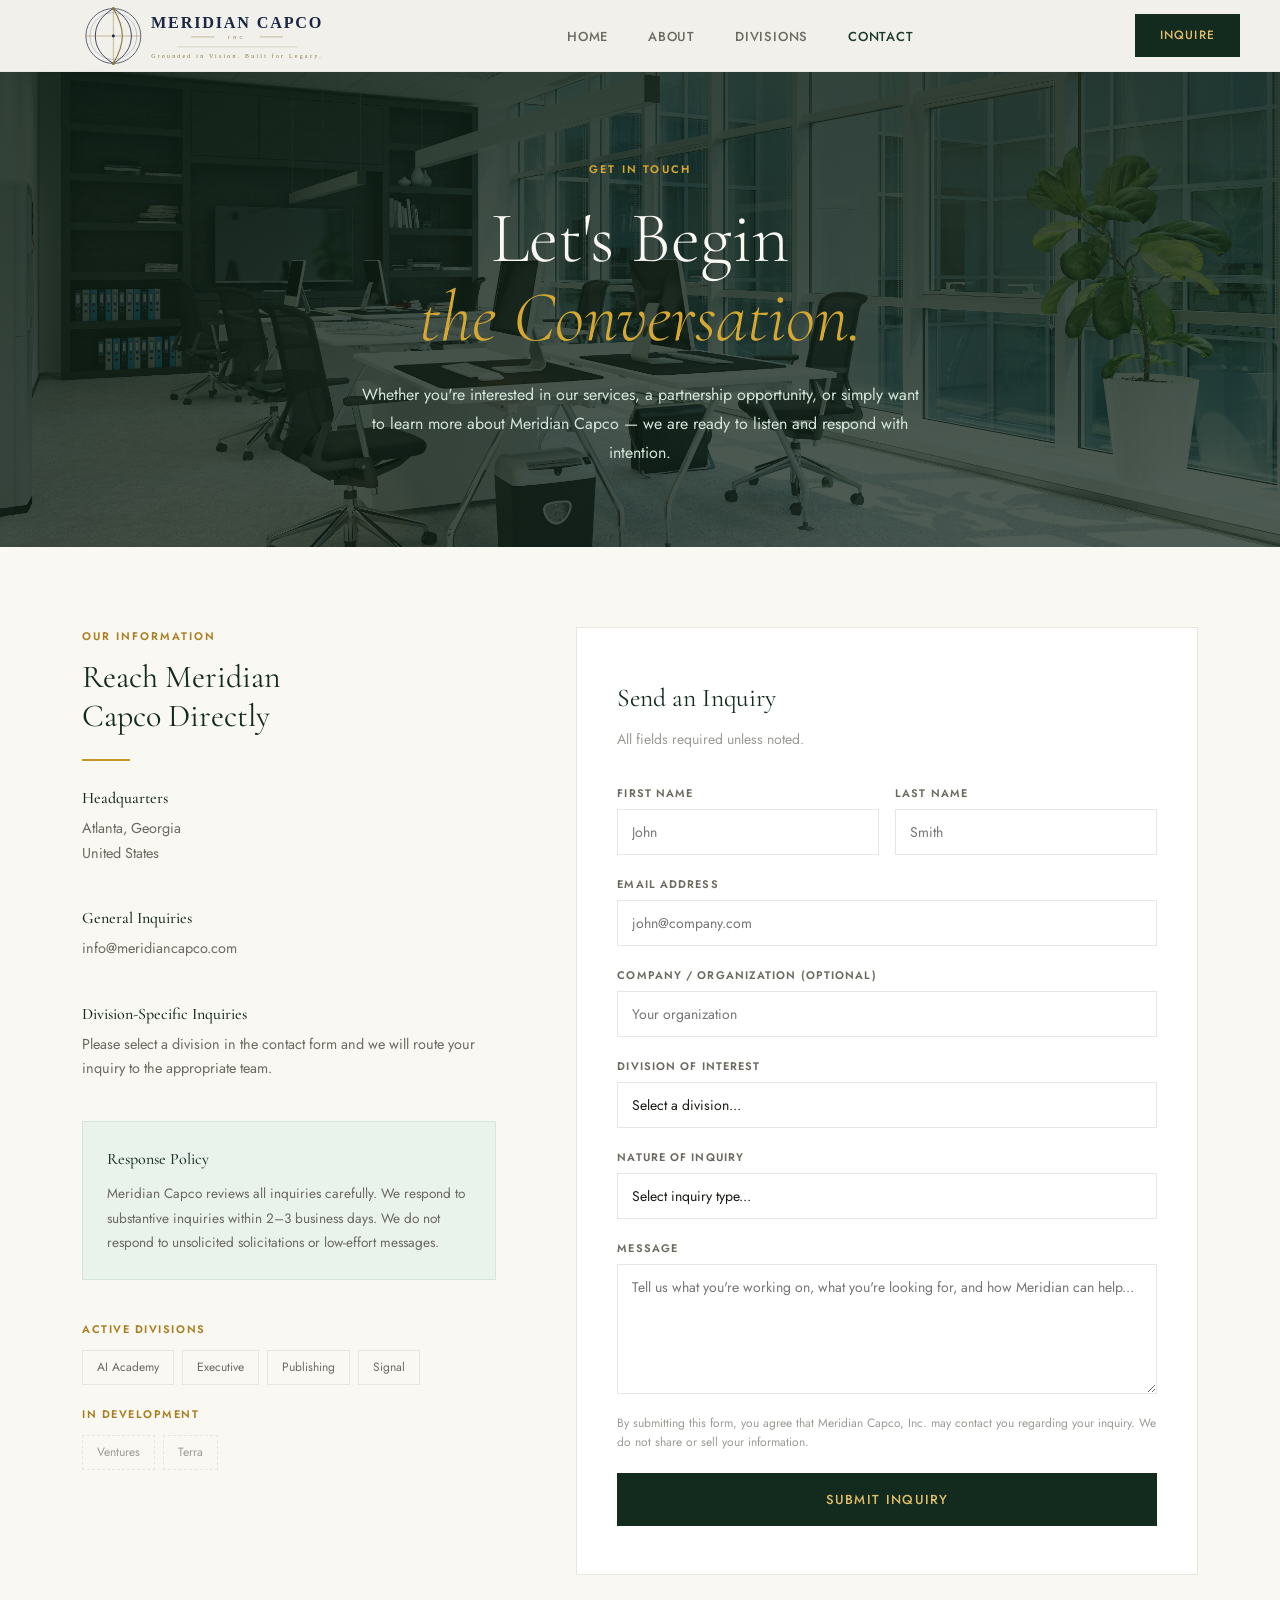
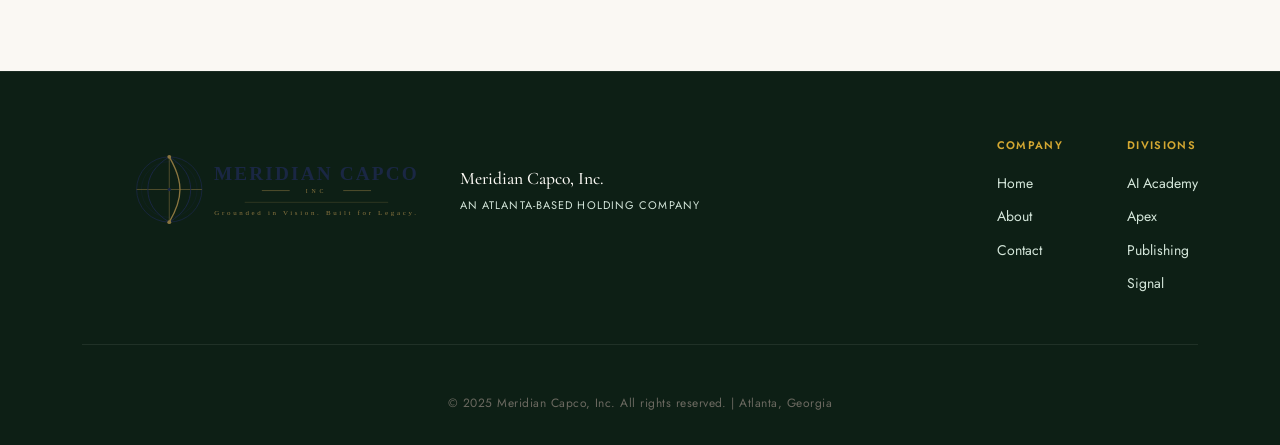
<file: contact.html>
<!DOCTYPE html>
<html lang="en">
<head>
<meta charset="UTF-8">
<meta name="viewport" content="width=device-width, initial-scale=1.0">
<title>Contact — Meridian Capco, Inc.</title>
<link rel="preconnect" href="https://fonts.googleapis.com">
<link rel="preconnect" href="https://fonts.gstatic.com" crossorigin>
<link href="https://fonts.googleapis.com/css2?family=Cormorant+Garamond:ital,wght@0,300;0,400;0,500;0,600;1,300;1,400&family=Jost:wght@300;400;500;600&display=swap" rel="stylesheet">
<link rel="stylesheet" href="styles.css">
</head>
<body>

<nav class="nav">
  <a href="index.html" class="nav-logo">
    <img src="images/meridian_capco_logo_revised_v4.svg" alt="Meridian Capco" class="nav-logo-img">
  </a>
  <ul class="nav-links">
    <li><a href="index.html" class="nav-link">Home</a></li>
    <li><a href="about.html" class="nav-link">About</a></li>
    <li><a href="divisions.html" class="nav-link">Divisions</a></li>
    <li><a href="contact.html" class="nav-link active">Contact</a></li>
  </ul>
  <a href="contact.html" class="nav-cta">Inquire</a>
  <button class="nav-hamburger" onclick="toggleMenu()">&#9776;</button>
</nav>
<div class="mobile-menu" id="mobileMenu">
  <a href="index.html">Home</a>
  <a href="about.html">About</a>
  <a href="divisions.html">Divisions</a>
  <a href="contact.html">Contact</a>
</div>

<!-- ============================================================
  PHOTO SLOT 1 — CONTACT PAGE HERO BACKGROUND
  File: images/contact-bg.jpg
  Suggested search: "modern office building exterior glass" on Unsplash
  Tips: architectural, clean lines, can be abstract or exterior shot
============================================================ -->
<section class="page-hero photo-page-hero" style="background-image: url('images/contact-bg.jpg');">
  <div class="page-hero-overlay"></div>
  <div class="page-hero-inner">
    <span class="page-hero-eyebrow">Get In Touch</span>
    <h1>Let's Begin<br><em>the Conversation.</em></h1>
    <p>Whether you're interested in our services, a partnership opportunity, or simply want to learn more about Meridian Capco — we are ready to listen and respond with intention.</p>
  </div>
</section>

<!-- CONTACT SECTION -->
<section class="contact-section">
  <div class="container">
    <div class="contact-grid">

      <div>
        <span class="section-eyebrow">Our Information</span>
        <h2 class="section-title" style="font-size:2rem;margin-bottom:1.5rem;">Reach Meridian<br>Capco Directly</h2>
        <span class="gold-rule"></span>
        <div class="contact-info-block">
          <h4>Headquarters</h4>
          <p>Atlanta, Georgia<br>United States</p>
        </div>
        <div class="contact-info-block">
          <h4>General Inquiries</h4>
          <p>info@meridiancapco.com</p>
        </div>
        <div class="contact-info-block">
          <h4>Division-Specific Inquiries</h4>
          <p>Please select a division in the contact form and we will route your inquiry to the appropriate team.</p>
        </div>
        <div class="contact-info-block" style="margin-top:2.5rem;padding:1.5rem;background:var(--green-50);border:1px solid var(--green-100);">
          <h4 style="margin-bottom:0.5rem;color:var(--green-700);">Response Policy</h4>
          <p style="font-size:0.85rem;line-height:1.8;color:var(--gray-600);">Meridian Capco reviews all inquiries carefully. We respond to substantive inquiries within 2–3 business days. We do not respond to unsolicited solicitations or low-effort messages.</p>
        </div>

        <!-- DIVISION QUICK-LINKS -->
        <div style="margin-top:2.5rem;">
          <p style="font-family:var(--font-sans);font-size:11px;font-weight:600;letter-spacing:0.14em;text-transform:uppercase;color:var(--gold-600);margin-bottom:0.75rem;">Active Divisions</p>
          <div style="display:flex;flex-wrap:wrap;gap:0.5rem;margin-bottom:1.25rem;">
            <a href="ai-academy.html" style="font-size:12px;padding:6px 14px;border:1px solid var(--gray-200);color:var(--gray-600);font-family:var(--font-sans);text-decoration:none;transition:all 0.2s;" onmouseover="this.style.borderColor='var(--green-400)';this.style.color='var(--green-700)'" onmouseout="this.style.borderColor='var(--gray-200)';this.style.color='var(--gray-600)'">AI Academy</a>
            <a href="apex.html" style="font-size:12px;padding:6px 14px;border:1px solid var(--gray-200);color:var(--gray-600);font-family:var(--font-sans);text-decoration:none;transition:all 0.2s;" onmouseover="this.style.borderColor='var(--green-400)';this.style.color='var(--green-700)'" onmouseout="this.style.borderColor='var(--gray-200)';this.style.color='var(--gray-600)'">Executive</a>
            <a href="publishing.html" style="font-size:12px;padding:6px 14px;border:1px solid var(--gray-200);color:var(--gray-600);font-family:var(--font-sans);text-decoration:none;transition:all 0.2s;" onmouseover="this.style.borderColor='var(--green-400)';this.style.color='var(--green-700)'" onmouseout="this.style.borderColor='var(--gray-200)';this.style.color='var(--gray-600)'">Publishing</a>
            <a href="signal.html" style="font-size:12px;padding:6px 14px;border:1px solid var(--gray-200);color:var(--gray-600);font-family:var(--font-sans);text-decoration:none;transition:all 0.2s;" onmouseover="this.style.borderColor='var(--green-400)';this.style.color='var(--green-700)'" onmouseout="this.style.borderColor='var(--gray-200)';this.style.color='var(--gray-600)'">Signal</a>
          </div>
          <p style="font-family:var(--font-sans);font-size:11px;font-weight:600;letter-spacing:0.14em;text-transform:uppercase;color:var(--gold-600);margin-bottom:0.75rem;">In Development</p>
          <div style="display:flex;flex-wrap:wrap;gap:0.5rem;">
            <span style="font-size:12px;padding:6px 14px;border:1px dashed var(--gray-200);color:var(--gray-400);font-family:var(--font-sans);">Ventures</span>
            <span style="font-size:12px;padding:6px 14px;border:1px dashed var(--gray-200);color:var(--gray-400);font-family:var(--font-sans);">Terra</span>
          </div>
        </div>
      </div>

      <div>
        <div style="background:var(--white);border:1px solid var(--gray-200);padding:3rem 2.5rem;">
          <h3 style="font-family:var(--font-serif);font-size:1.6rem;font-weight:400;color:var(--green-800);margin-bottom:0.5rem;">Send an Inquiry</h3>
          <p style="font-size:0.875rem;color:var(--gray-400);margin-bottom:2rem;">All fields required unless noted.</p>
          <div class="contact-form" id="contactForm">
            <div class="form-row">
              <div class="form-group">
                <label for="firstName">First Name</label>
                <input type="text" id="firstName" placeholder="John">
              </div>
              <div class="form-group">
                <label for="lastName">Last Name</label>
                <input type="text" id="lastName" placeholder="Smith">
              </div>
            </div>
            <div class="form-group">
              <label for="email">Email Address</label>
              <input type="email" id="email" placeholder="john@company.com">
            </div>
            <div class="form-group">
              <label for="company">Company / Organization (optional)</label>
              <input type="text" id="company" placeholder="Your organization">
            </div>
            <div class="form-group">
              <label for="division">Division of Interest</label>
              <select id="division">
                <option value="">Select a division...</option>
                <optgroup label="Active Divisions">
                  <option value="academy">Meridian AI Academy — AI Training &amp; Workshops</option>
                  <option value="executive">Meridian Apex — Coaching &amp; Leadership Development</option>
                  <option value="publishing">Meridian Publishing — Business Publishing &amp; Content</option>
                  <option value="signal">Meridian Signal — Social Media &amp; Digital Presence</option>
                </optgroup>
                <optgroup label="Coming Soon — Express Interest">
                  <option value="ventures">Meridian Ventures — Seed &amp; Angel Capital (In Development)</option>
                  <option value="terra">Meridian Terra — Land Management &amp; Real Property (In Development)</option>
                </optgroup>
                <option value="general">General / Multiple Divisions</option>
              </select>
            </div>
            <div class="form-group">
              <label for="nature">Nature of Inquiry</label>
              <select id="nature">
                <option value="">Select inquiry type...</option>
                <option value="client">Prospective Client</option>
                <option value="partnership">Partnership / Collaboration</option>
                <option value="investment">Investment / Capital</option>
                <option value="media">Media / Press</option>
                <option value="other">Other</option>
              </select>
            </div>
            <div class="form-group">
              <label for="message">Message</label>
              <textarea id="message" placeholder="Tell us what you're working on, what you're looking for, and how Meridian can help..."></textarea>
            </div>
            <p class="form-note">By submitting this form, you agree that Meridian Capco, Inc. may contact you regarding your inquiry. We do not share or sell your information.</p>
            <button id="submitBtn" onclick="submitForm()" style="font-family:var(--font-sans);font-size:13px;font-weight:500;letter-spacing:0.1em;text-transform:uppercase;color:var(--gold-300);background:var(--green-800);border:1px solid var(--green-800);padding:16px 36px;cursor:pointer;transition:background 0.2s;width:100%;" onmouseover="this.style.background='var(--green-700)'" onmouseout="this.style.background='var(--green-800)'">Submit Inquiry</button>
            <div id="successMsg" style="display:none;background:var(--green-50);border:1px solid var(--green-100);padding:1.25rem;text-align:center;">
              <p style="font-family:var(--font-serif);font-size:1.1rem;color:var(--green-700);margin-bottom:0.3rem;">Inquiry Received.</p>
              <p style="font-size:0.85rem;color:var(--gray-600);">Thank you for reaching out. We will review your message and respond within 2–3 business days.</p>
            </div>
            <div id="errorMsg" style="display:none;background:#fdf0f0;border:1px solid #f5c6c6;padding:1.25rem;text-align:center;">
              <p style="font-size:0.85rem;color:#c0392b;">Something went wrong. Please try again or email us directly at info@meridiancapco.com.</p>
            </div>
          </div>
        </div>
      </div>

    </div>
  </div>
</section>

<!-- FOOTER -->
<footer class="footer">
  <div class="container">
    <div class="footer-top">
      <div class="footer-brand">
        <img src="images/meridian_capco_logo_revised_v4.svg" alt="Meridian Capco" class="footer-logo-img">
        <div>
          <p class="footer-company">Meridian Capco, Inc.</p>
          <p class="footer-sub-tag">An Atlanta-Based Holding Company</p>
        </div>
      </div>
      <div class="footer-links">
        <div class="footer-col">
          <h5>Company</h5>
          <a href="index.html">Home</a>
          <a href="about.html">About</a>
          <a href="contact.html">Contact</a>
        </div>
        <div class="footer-col">
          <h5>Divisions</h5>
          <a href="ai-academy.html">AI Academy</a>
          <a href="apex.html">Apex</a>
          <a href="publishing.html">Publishing</a>
          <a href="signal.html">Signal</a>
        </div>
      </div>
    </div>
    <div class="footer-bottom">
      <p>&copy; 2025 Meridian Capco, Inc. All rights reserved. | Atlanta, Georgia</p>
    </div>
  </div>
</footer>
<script>
function toggleMenu(){document.getElementById('mobileMenu').classList.toggle('open');}

async function submitForm() {
  const fields = ['firstName','lastName','email','division','nature','message'];
  let valid = true;
  fields.forEach(f => {
    const el = document.getElementById(f);
    if (!el.value.trim()) { el.style.borderColor = '#c0392b'; valid = false; }
    else { el.style.borderColor = ''; }
  });
  if (!valid) return;
  const btn = document.getElementById('submitBtn');
  btn.textContent = 'Sending...';
  btn.disabled = true;
  btn.style.opacity = '0.7';
  btn.style.cursor = 'not-allowed';
  const data = {
    firstName: document.getElementById('firstName').value,
    lastName:  document.getElementById('lastName').value,
    email:     document.getElementById('email').value,
    company:   document.getElementById('company').value,
    division:  document.getElementById('division').value,
    nature:    document.getElementById('nature').value,
    message:   document.getElementById('message').value
  };
  try {
    const response = await fetch('https://formspree.io/f/mjgjzqyn', {
      method: 'POST',
      headers: { 'Content-Type': 'application/json', 'Accept': 'application/json' },
      body: JSON.stringify(data)
    });
    if (response.ok) {
      document.getElementById('successMsg').style.display = 'block';
      document.getElementById('errorMsg').style.display = 'none';
      btn.style.display = 'none';
      fields.forEach(f => { document.getElementById(f).value = ''; });
      document.getElementById('company').value = '';
    } else { throw new Error('Server error'); }
  } catch (err) {
    document.getElementById('errorMsg').style.display = 'block';
    document.getElementById('successMsg').style.display = 'none';
    btn.textContent = 'Submit Inquiry';
    btn.disabled = false;
    btn.style.opacity = '1';
    btn.style.cursor = 'pointer';
  }
}
</script>
</body>
</html>
</file>
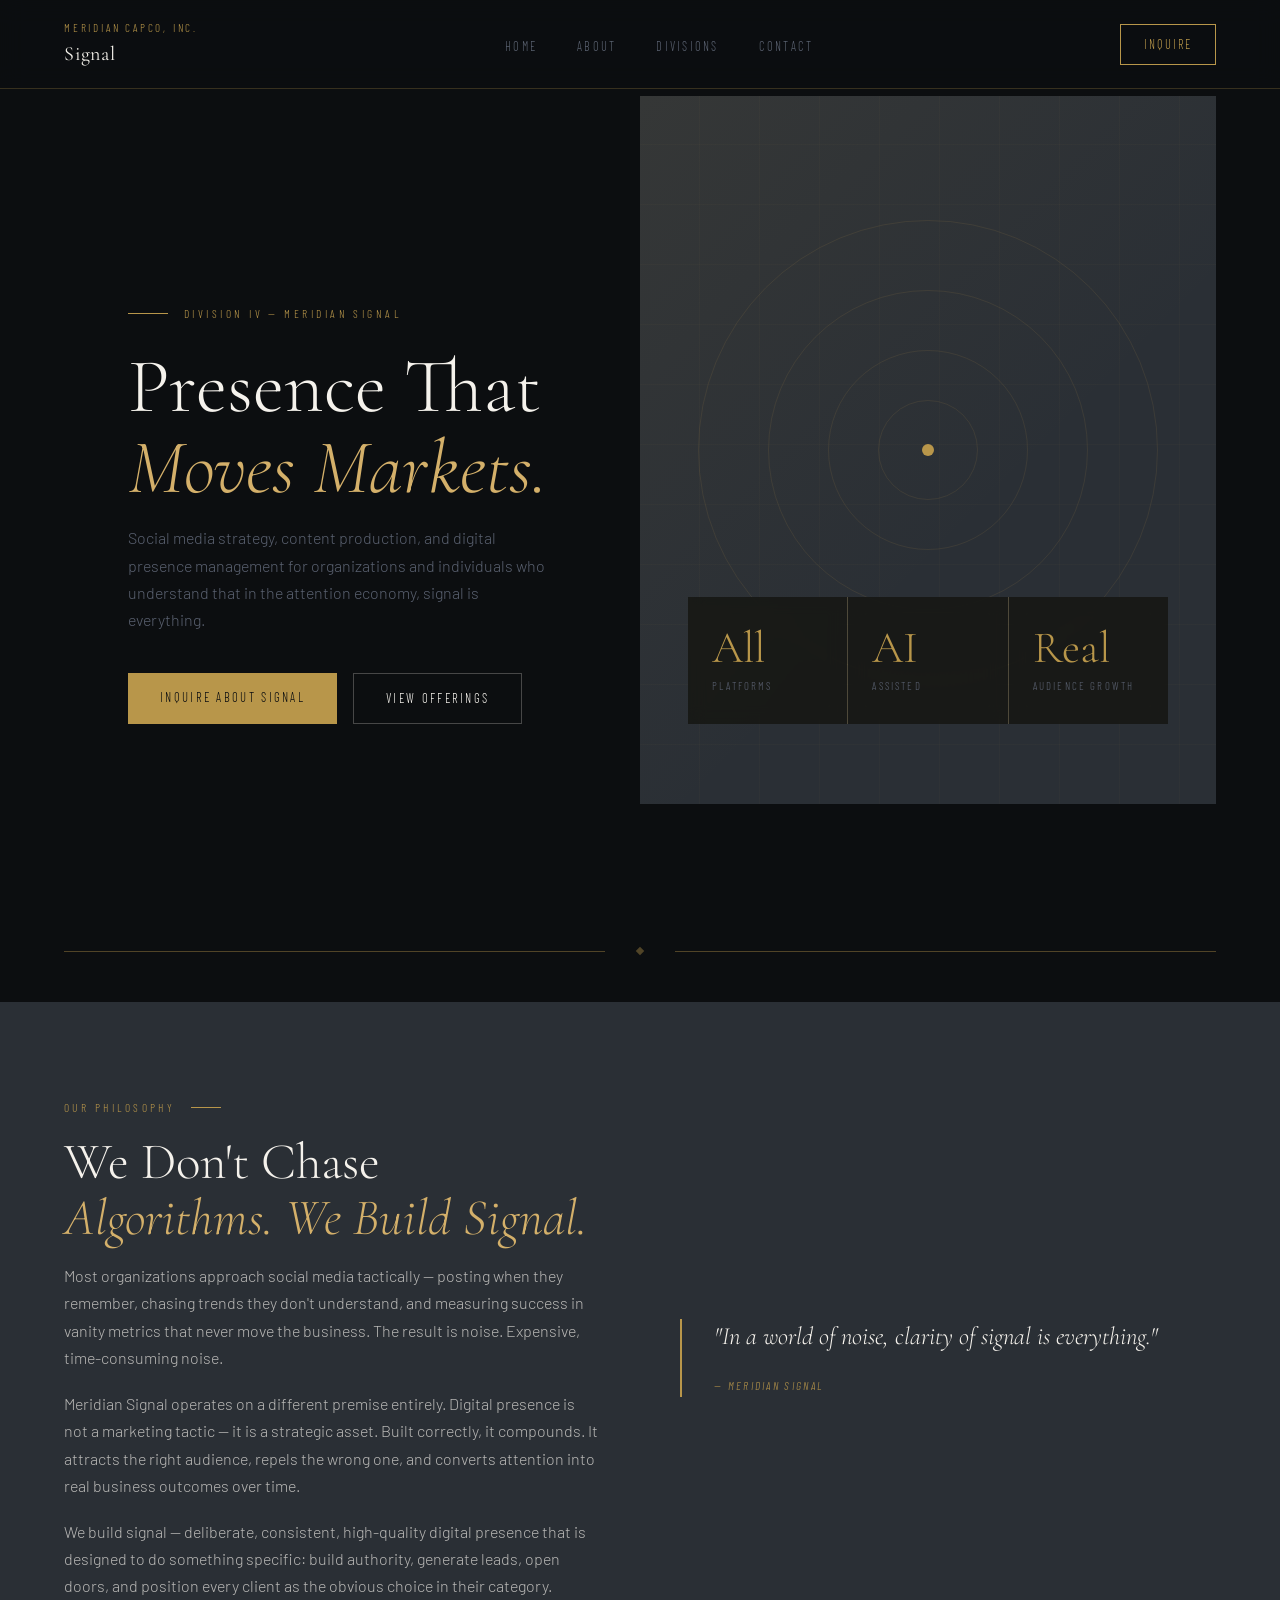
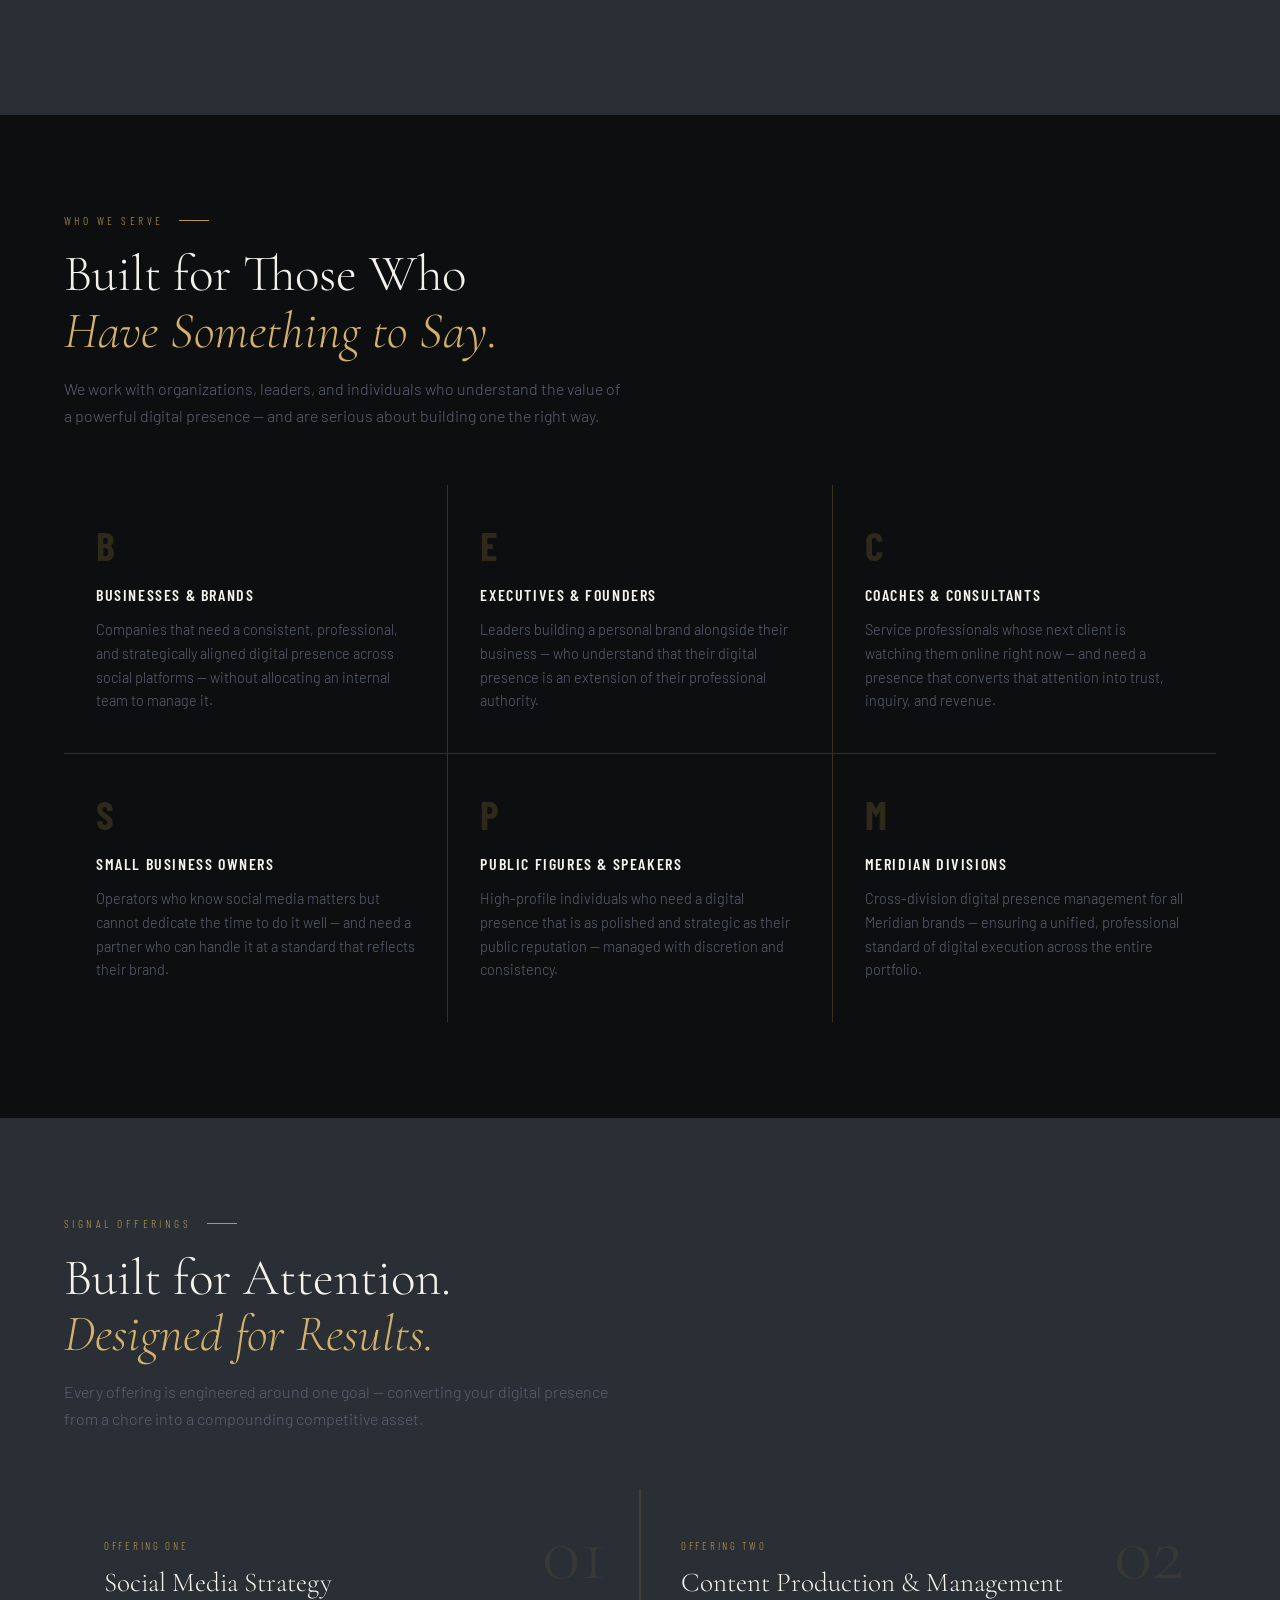
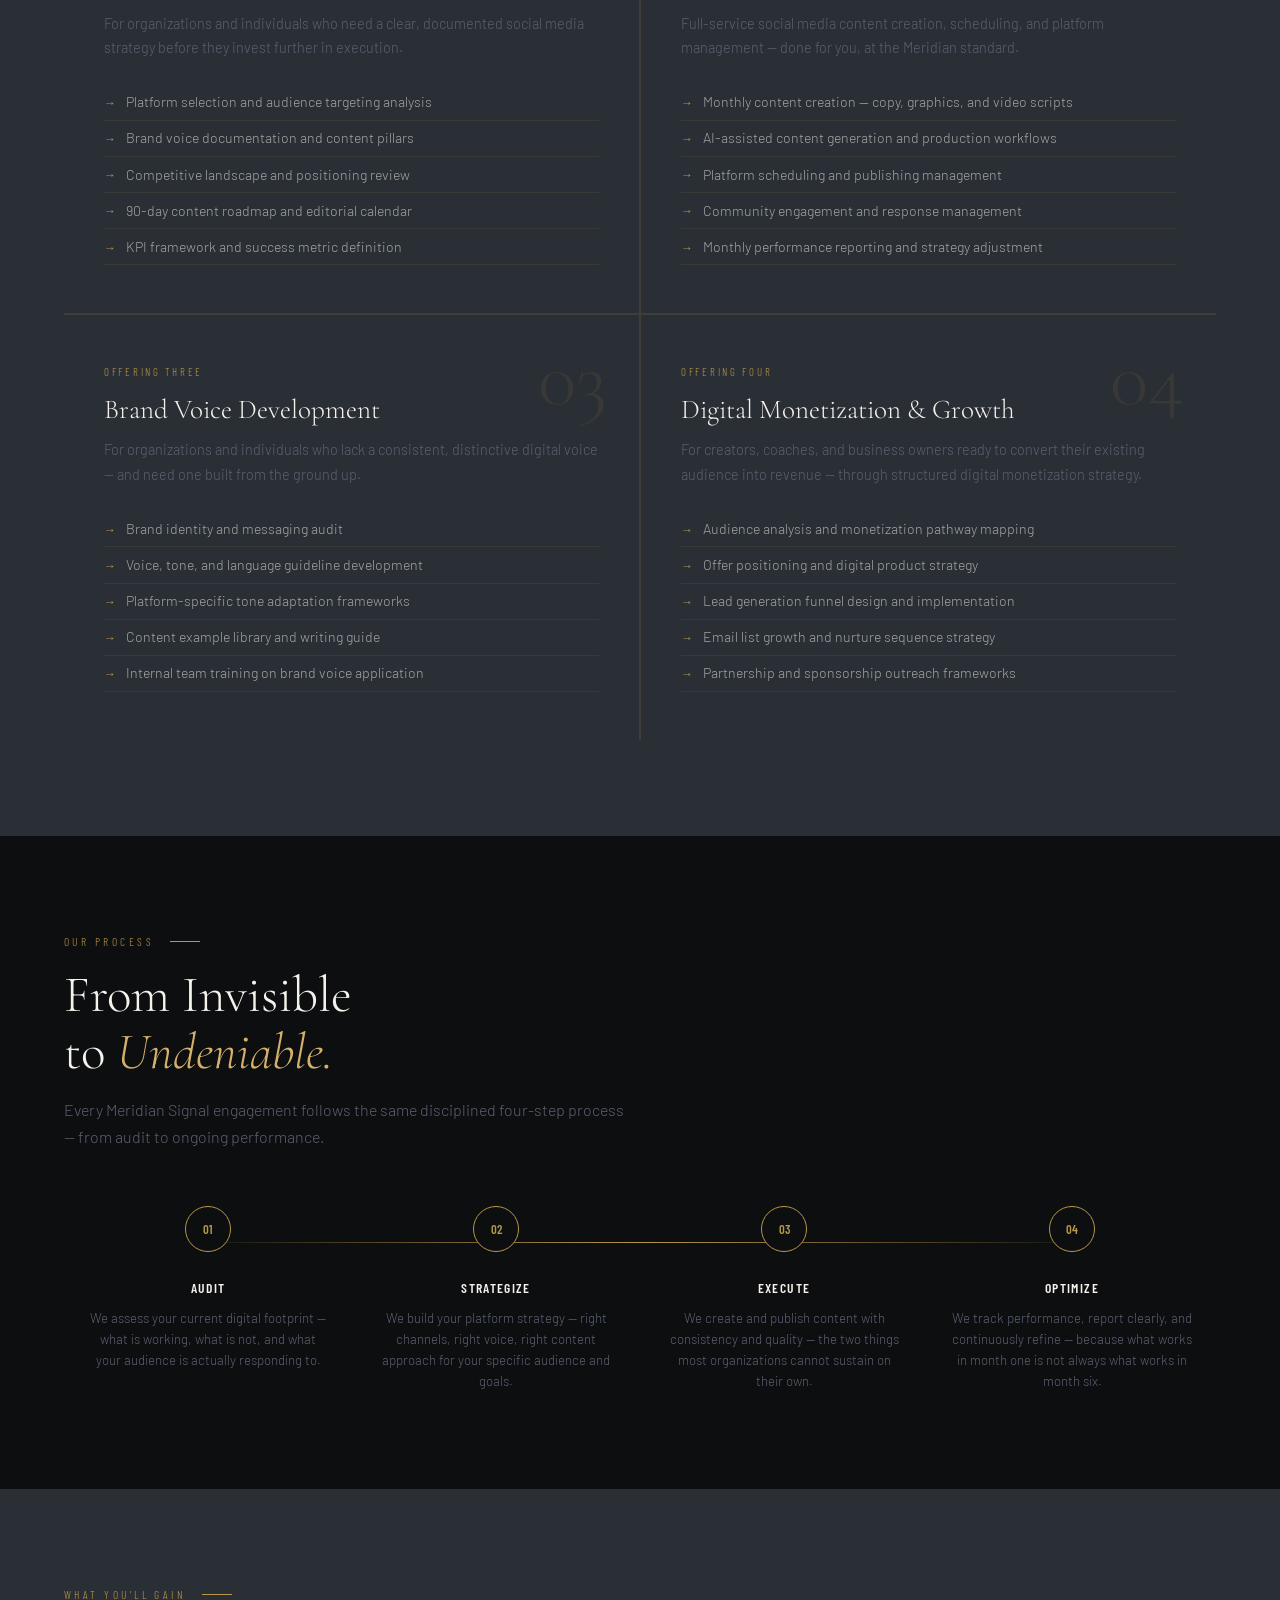
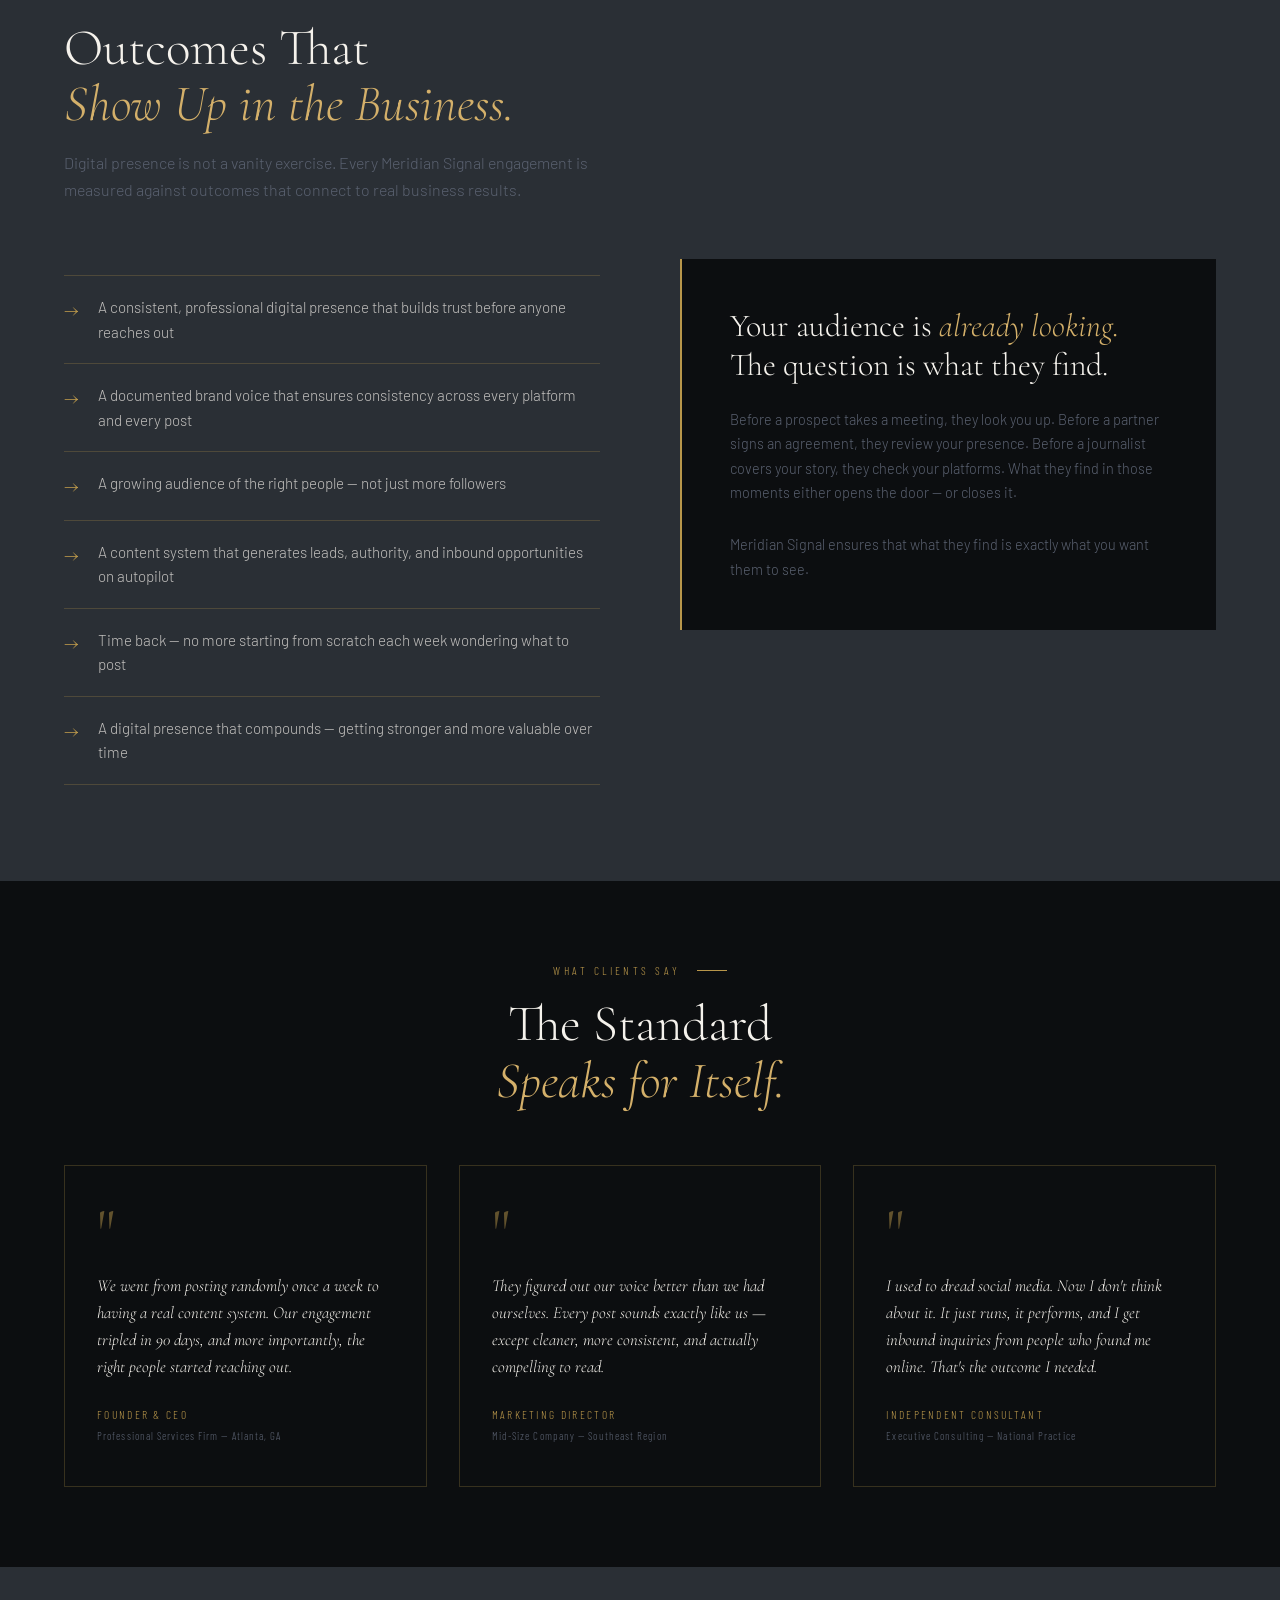
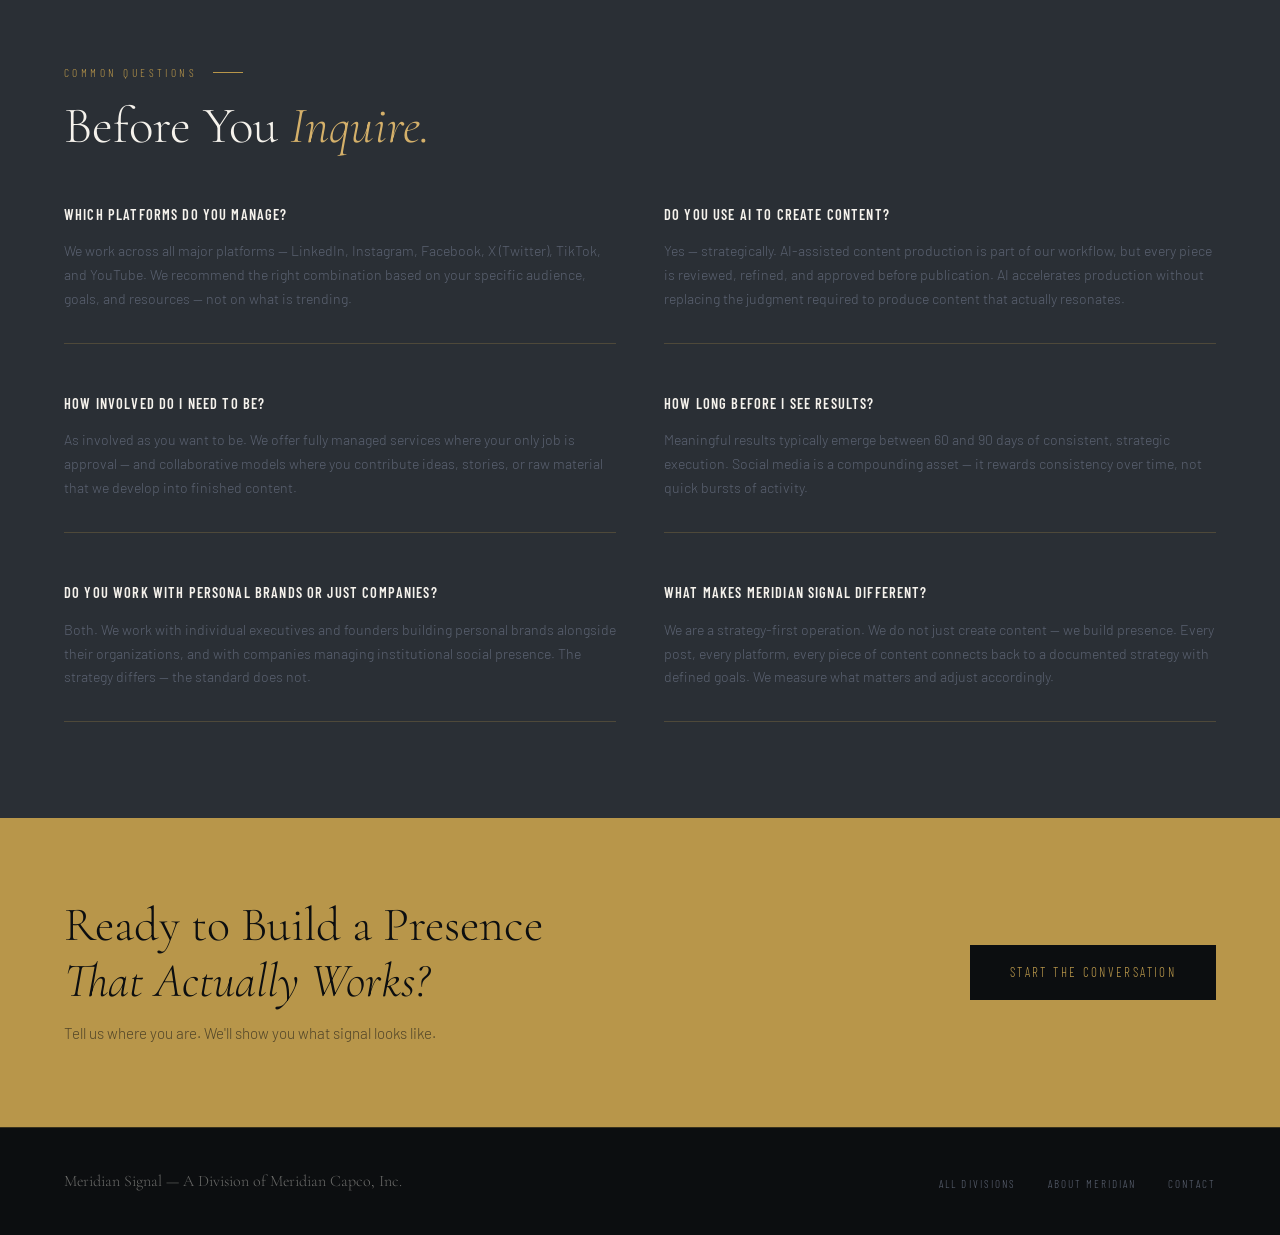
<file: signal.html>
<!DOCTYPE html>
<html lang="en">
<head>
  <meta charset="UTF-8" />
  <meta name="viewport" content="width=device-width, initial-scale=1.0" />
  <title>Meridian Signal — Presence That Moves Markets</title>
  <link rel="preconnect" href="https://fonts.googleapis.com" />
  <link rel="preconnect" href="https://fonts.gstatic.com" crossorigin />
  <link href="https://fonts.googleapis.com/css2?family=Cormorant+Garamond:ital,wght@0,300;0,400;0,600;1,300;1,400&family=Barlow:wght@300;400;500;600&family=Barlow+Condensed:wght@400;500;600;700&display=swap" rel="stylesheet" />
  <style>
    *, *::before, *::after { box-sizing: border-box; margin: 0; padding: 0; }
    :root {
      --ink:     #0c0e10;
      --paper:   #f5f2ec;
      --gold:    #b8964a;
      --gold-lt: #d4b06a;
      --gold-dk: #8a6e32;
      --slate:   #2a2f35;
      --mid:     #5a6170;
      --rule:    rgba(184,150,74,0.25);
      --serif:   'Cormorant Garamond', Georgia, serif;
      --sans:    'Barlow', sans-serif;
      --cond:    'Barlow Condensed', sans-serif;
    }
    html { scroll-behavior: smooth; }
    body { background: var(--ink); color: var(--paper); font-family: var(--sans); font-weight: 300; line-height: 1.7; overflow-x: hidden; }

    nav { position:fixed;top:0;left:0;right:0;z-index:100;display:flex;align-items:center;justify-content:space-between;padding:1.1rem 4rem;background:rgba(12,14,16,0.88);backdrop-filter:blur(12px);border-bottom:1px solid var(--rule); }
    .nav-brand { display:flex;flex-direction:column;gap:0;text-decoration:none; }
    .nav-brand-top { font-family:var(--cond);font-size:0.7rem;letter-spacing:0.25em;color:var(--gold);text-transform:uppercase; }
    .nav-brand-main { font-family:var(--serif);font-size:1.25rem;font-weight:400;color:var(--paper);letter-spacing:0.04em; }
    .nav-links { display:flex;gap:2.5rem;list-style:none; }
    .nav-links a { font-family:var(--cond);font-size:0.78rem;letter-spacing:0.18em;text-transform:uppercase;color:var(--mid);text-decoration:none;transition:color 0.2s; }
    .nav-links a:hover { color:var(--gold); }
    .nav-cta { font-family:var(--cond);font-size:0.78rem;letter-spacing:0.18em;text-transform:uppercase;padding:0.55rem 1.4rem;border:1px solid var(--gold);color:var(--gold);text-decoration:none;transition:background 0.2s,color 0.2s; }
    .nav-cta:hover { background:var(--gold);color:var(--ink); }

    .hero { min-height:100vh;display:grid;grid-template-columns:1fr 1fr;position:relative;overflow:hidden; }
    .hero-left { display:flex;flex-direction:column;justify-content:flex-end;padding:10rem 4rem 5rem 4rem;position:relative;z-index:2; }
    .hero-division-label { font-family:var(--cond);font-size:0.72rem;letter-spacing:0.3em;text-transform:uppercase;color:var(--gold);margin-bottom:1.5rem;display:flex;align-items:center;gap:1rem; }
    .hero-division-label::before { content:'';display:block;width:40px;height:1px;background:var(--gold); }
    h1 { font-family:var(--serif);font-size:clamp(3.2rem,6vw,5.5rem);font-weight:300;line-height:1.05;color:var(--paper);margin-bottom:1rem; }
    h1 em { font-style:italic;color:var(--gold-lt); }
    .hero-sub { font-family:var(--sans);font-size:1rem;color:var(--mid);max-width:420px;margin-bottom:2.5rem;font-weight:300; }
    .hero-ctas { display:flex;gap:1rem;flex-wrap:wrap; }
    .btn-primary { font-family:var(--cond);font-size:0.8rem;letter-spacing:0.18em;text-transform:uppercase;padding:0.85rem 2rem;background:var(--gold);color:var(--ink);text-decoration:none;transition:background 0.2s; }
    .btn-primary:hover { background:var(--gold-lt); }
    .btn-ghost { font-family:var(--cond);font-size:0.8rem;letter-spacing:0.18em;text-transform:uppercase;padding:0.85rem 2rem;border:1px solid rgba(245,242,236,0.25);color:var(--paper);text-decoration:none;transition:border-color 0.2s,color 0.2s; }
    .btn-ghost:hover { border-color:var(--gold);color:var(--gold); }
    .hero-right { position:relative;overflow:hidden;background:var(--slate); }

    /* ============================================================
      PHOTO SLOT — SIGNAL HERO RIGHT PANEL
      File: images/signal-hero.jpg
      Suggested search: "content creator filming phone urban studio dark" on Pexels
      Tips: modern, bold, high contrast — someone creating content confidently
    ============================================================ */
    .hero-grid-art { position:absolute;inset:0;
      background:
        linear-gradient(135deg,rgba(184,150,74,0.08) 0%,transparent 60%),
        repeating-linear-gradient(0deg,transparent,transparent 59px,rgba(184,150,74,0.06) 60px),
        repeating-linear-gradient(90deg,transparent,transparent 59px,rgba(184,150,74,0.06) 60px);
      animation:gridpulse 6s ease-in-out infinite alternate;
    }
    @keyframes gridpulse { from{opacity:0.5} to{opacity:1} }
    .signal-waves { position:absolute;top:50%;left:50%;transform:translate(-50%,-50%); }
    .wave { position:absolute;border-radius:50%;border:1px solid rgba(184,150,74,0.12);top:50%;left:50%;transform:translate(-50%,-50%); animation:wavepulse 4s ease-in-out infinite; }
    .wave:nth-child(1) { width:100px;height:100px;animation-delay:0s; }
    .wave:nth-child(2) { width:200px;height:200px;animation-delay:0.6s; }
    .wave:nth-child(3) { width:320px;height:320px;animation-delay:1.2s; }
    .wave:nth-child(4) { width:460px;height:460px;animation-delay:1.8s; }
    @keyframes wavepulse { 0%,100%{opacity:0.2;transform:translate(-50%,-50%) scale(0.95)} 50%{opacity:0.6;transform:translate(-50%,-50%) scale(1)} }
    .hero-center-dot { position:absolute;top:50%;left:50%;transform:translate(-50%,-50%);width:12px;height:12px;border-radius:50%;background:var(--gold);z-index:2; animation:dotpulse 2s ease-in-out infinite; }
    @keyframes dotpulse { 0%,100%{box-shadow:0 0 0 0 rgba(184,150,74,0.4)} 50%{box-shadow:0 0 0 16px rgba(184,150,74,0)} }
    .hero-stat-block { position:absolute;bottom:5rem;left:3rem;right:3rem;display:grid;grid-template-columns:repeat(3,1fr);gap:1px;background:var(--rule); }
    .hero-stat { background:rgba(12,14,16,0.8);backdrop-filter:blur(8px);padding:1.8rem 1.5rem; }
    .hero-stat-num { font-family:var(--serif);font-size:2.8rem;font-weight:300;color:var(--gold);line-height:1; }
    .hero-stat-label { font-family:var(--cond);font-size:0.68rem;letter-spacing:0.2em;text-transform:uppercase;color:var(--mid);margin-top:0.4rem; }

    .rule-section { display:flex;align-items:center;gap:2rem;padding:0 4rem;margin:3rem 0;opacity:0.4; }
    .rule-line { flex:1;height:1px;background:var(--gold); }
    .rule-diamond { width:6px;height:6px;background:var(--gold);transform:rotate(45deg); }

    section { padding:6rem 4rem; }
    .section-label { font-family:var(--cond);font-size:0.72rem;letter-spacing:0.3em;text-transform:uppercase;color:var(--gold);margin-bottom:1rem;display:flex;align-items:center;gap:1rem; }
    .section-label::after { content:'';flex:0 0 30px;height:1px;background:var(--gold); }
    h2 { font-family:var(--serif);font-size:clamp(2rem,4vw,3.2rem);font-weight:300;line-height:1.1;color:var(--paper);margin-bottom:1rem; }
    h2 em { font-style:italic;color:var(--gold-lt); }
    .section-intro { color:var(--mid);max-width:560px;font-size:1rem;margin-bottom:3.5rem; }

    .philosophy { background:var(--slate);display:grid;grid-template-columns:1fr 1fr;gap:5rem;align-items:center; }
    .philosophy-text p { color:rgba(245,242,236,0.7);margin-bottom:1.2rem;font-size:1rem; }
    .philosophy-quote { border-left:2px solid var(--gold);padding-left:2rem; }
    .philosophy-quote blockquote { font-family:var(--serif);font-size:1.55rem;font-style:italic;font-weight:300;color:var(--paper);line-height:1.4;margin-bottom:1rem; }
    .philosophy-quote cite { font-family:var(--cond);font-size:0.72rem;letter-spacing:0.2em;text-transform:uppercase;color:var(--gold); }

    .audience { background:var(--ink); }
    .audience-grid { display:grid;grid-template-columns:repeat(3,1fr);gap:1px;background:var(--rule);margin-top:3rem; }
    .audience-card { background:var(--ink);padding:2.5rem 2rem;transition:background 0.25s;position:relative;overflow:hidden; }
    .audience-card::before { content:'';position:absolute;top:0;left:0;right:0;height:2px;background:var(--gold);transform:scaleX(0);transform-origin:left;transition:transform 0.3s ease; }
    .audience-card:hover::before { transform:scaleX(1); }
    .audience-card:hover { background:rgba(184,150,74,0.05); }
    .audience-icon { font-family:var(--cond);font-size:2.5rem;font-weight:700;color:rgba(184,150,74,0.2);line-height:1;margin-bottom:1rem; }
    .audience-title { font-family:var(--cond);font-size:1rem;font-weight:600;letter-spacing:0.1em;text-transform:uppercase;color:var(--paper);margin-bottom:0.6rem; }
    .audience-desc { color:var(--mid);font-size:0.9rem;line-height:1.65; }

    .offerings { background:var(--slate); }
    .offerings-grid { display:grid;grid-template-columns:repeat(2,1fr);gap:2px;background:rgba(184,150,74,0.15);margin-top:3rem; }
    .offering-card { background:var(--slate);padding:3rem 2.5rem;position:relative;overflow:hidden;transition:background 0.25s; }
    .offering-card:hover { background:rgba(184,150,74,0.06); }
    .offering-num { font-family:var(--serif);font-size:5rem;font-weight:300;color:rgba(184,150,74,0.1);position:absolute;top:1.5rem;right:2rem;line-height:1; }
    .offering-label { font-family:var(--cond);font-size:0.68rem;letter-spacing:0.25em;text-transform:uppercase;color:var(--gold);margin-bottom:0.75rem; }
    .offering-title { font-family:var(--serif);font-size:1.7rem;font-weight:300;color:var(--paper);margin-bottom:0.75rem;line-height:1.2; }
    .offering-desc { color:var(--mid);font-size:0.9rem;margin-bottom:1.5rem; }
    .offering-bullets { list-style:none; }
    .offering-bullets li { font-size:0.88rem;color:rgba(245,242,236,0.6);padding:0.35rem 0;border-bottom:1px solid rgba(184,150,74,0.1);display:flex;align-items:center;gap:0.6rem; }
    .offering-bullets li::before { content:'→';color:var(--gold);font-size:0.75rem; }

    .process { background:var(--ink); }
    .process-steps { display:grid;grid-template-columns:repeat(4,1fr);margin-top:3.5rem;position:relative; }
    .process-steps::before { content:'';position:absolute;top:2.2rem;left:10%;right:10%;height:1px;background:linear-gradient(90deg,transparent,var(--gold),transparent); }
    .process-step { padding:0 1.5rem;text-align:center; }
    .step-circle { width:46px;height:46px;border-radius:50%;border:1px solid var(--gold);display:flex;align-items:center;justify-content:center;margin:0 auto 1.5rem;font-family:var(--cond);font-size:0.8rem;font-weight:600;color:var(--gold);background:var(--ink);position:relative;z-index:1; }
    .step-title { font-family:var(--cond);font-size:0.85rem;font-weight:600;letter-spacing:0.1em;text-transform:uppercase;color:var(--paper);margin-bottom:0.5rem; }
    .step-desc { font-size:0.83rem;color:var(--mid);line-height:1.6; }

    .outcomes { background:var(--slate); }
    .outcomes-split { display:grid;grid-template-columns:1fr 1fr;gap:5rem;align-items:start; }
    .outcomes-list { list-style:none;margin-top:1rem; }
    .outcomes-list li { display:flex;gap:1.2rem;padding:1.2rem 0;border-bottom:1px solid var(--rule); }
    .outcomes-list li:first-child { border-top:1px solid var(--rule); }
    .outcome-marker { font-family:var(--serif);font-size:1.4rem;color:var(--gold);flex-shrink:0;line-height:1.3; }
    .outcome-text { font-size:0.95rem;color:rgba(245,242,236,0.75);line-height:1.6; }
    .outcomes-accent { background:var(--ink);padding:3rem;border-left:2px solid var(--gold); }
    .outcomes-accent-headline { font-family:var(--serif);font-size:2rem;font-weight:300;color:var(--paper);line-height:1.2;margin-bottom:1.5rem; }
    .outcomes-accent-headline em { font-style:italic;color:var(--gold-lt); }
    .outcomes-accent p { font-size:0.9rem;color:var(--mid);line-height:1.7; }

    .testimonial-section { background:var(--ink);padding:5rem 4rem;text-align:center; }
    .testimonials-row { display:grid;grid-template-columns:repeat(3,1fr);gap:2rem;margin-top:3.5rem; }
    .testi-card { border:1px solid var(--rule);padding:2.5rem 2rem;text-align:left; }
    .testi-quote-mark { font-family:var(--serif);font-size:4rem;color:var(--gold);line-height:0.8;margin-bottom:1rem;opacity:0.5; }
    .testi-text { font-family:var(--serif);font-size:1.05rem;font-style:italic;color:var(--paper);line-height:1.6;margin-bottom:1.5rem;font-weight:300; }
    .testi-author { font-family:var(--cond);font-size:0.72rem;letter-spacing:0.2em;text-transform:uppercase;color:var(--gold); }
    .testi-role { font-family:var(--cond);font-size:0.68rem;letter-spacing:0.1em;color:var(--mid);margin-top:0.2rem; }

    .faq { background:var(--slate); }
    .faq-grid { display:grid;grid-template-columns:1fr 1fr;gap:3rem;margin-top:3rem; }
    .faq-item { padding-bottom:2rem;border-bottom:1px solid var(--rule); }
    .faq-q { font-family:var(--cond);font-size:0.9rem;font-weight:600;letter-spacing:0.08em;text-transform:uppercase;color:var(--paper);margin-bottom:0.75rem; }
    .faq-a { font-size:0.88rem;color:var(--mid);line-height:1.7; }

    .cta-band { background:var(--gold);padding:5rem 4rem;display:grid;grid-template-columns:1fr auto;gap:4rem;align-items:center; }
    .cta-band-headline { font-family:var(--serif);font-size:clamp(2rem,4vw,3rem);font-weight:300;color:var(--ink);line-height:1.15; }
    .cta-band-headline em { font-style:italic; }
    .cta-band-sub { color:rgba(12,14,16,0.6);font-size:0.95rem;margin-top:0.75rem; }
    .btn-dark { font-family:var(--cond);font-size:0.82rem;letter-spacing:0.18em;text-transform:uppercase;padding:1rem 2.5rem;background:var(--ink);color:var(--gold);text-decoration:none;white-space:nowrap;transition:background 0.2s; }
    .btn-dark:hover { background:var(--slate); }

    .footer-mini { background:var(--ink);padding:2.5rem 4rem;display:flex;align-items:center;justify-content:space-between;border-top:1px solid var(--rule); }
    .footer-mini-brand { font-family:var(--serif);font-size:1rem;color:rgba(245,242,236,0.4); }
    .footer-mini-links { display:flex;gap:2rem;list-style:none; }
    .footer-mini-links a { font-family:var(--cond);font-size:0.7rem;letter-spacing:0.18em;text-transform:uppercase;color:var(--mid);text-decoration:none; }
    .footer-mini-links a:hover { color:var(--gold); }

    .fade-up { opacity:0;transform:translateY(28px);animation:fadeup 0.7s ease forwards; }
    @keyframes fadeup { to{opacity:1;transform:none} }
    .hero-left .fade-up:nth-child(1) { animation-delay:0.1s; }
    .hero-left .fade-up:nth-child(2) { animation-delay:0.25s; }
    .hero-left .fade-up:nth-child(3) { animation-delay:0.4s; }
    .hero-left .fade-up:nth-child(4) { animation-delay:0.55s; }

    @media (max-width:900px) {
      nav { padding:1rem 1.5rem; }
      .nav-links { display:none; }
      .hero { grid-template-columns:1fr;min-height:auto; }
      .hero-left { padding:8rem 1.5rem 3rem; }
      .hero-right { height:260px; }
      section { padding:4rem 1.5rem; }
      .rule-section { padding:0 1.5rem; }
      .philosophy,.outcomes-split,.faq-grid,.offerings-grid,.audience-grid { grid-template-columns:1fr; }
      .process-steps { grid-template-columns:1fr 1fr;gap:2rem; }
      .process-steps::before { display:none; }
      .testimonials-row { grid-template-columns:1fr; }
      .cta-band { grid-template-columns:1fr;gap:2rem; }
      .footer-mini { flex-direction:column;gap:1rem; }
    }
  </style>
</head>
<body>

<nav>
  <a href="index.html" class="nav-brand">
    <span class="nav-brand-top">Meridian Capco, Inc.</span>
    <span class="nav-brand-main">Signal</span>
  </a>
  <ul class="nav-links">
    <li><a href="index.html">Home</a></li>
    <li><a href="about.html">About</a></li>
    <li><a href="divisions.html">Divisions</a></li>
    <li><a href="contact.html">Contact</a></li>
  </ul>
  <a href="contact.html" class="nav-cta">Inquire</a>
</nav>

<!-- HERO -->
<section class="hero">
  <div class="hero-left">
    <div class="hero-division-label fade-up">Division IV — Meridian Signal</div>
    <h1 class="fade-up">Presence That<br><em>Moves Markets.</em></h1>
    <p class="hero-sub fade-up">Social media strategy, content production, and digital presence management for organizations and individuals who understand that in the attention economy, signal is everything.</p>
    <div class="hero-ctas fade-up">
      <a href="contact.html" class="btn-primary">Inquire About Signal</a>
      <a href="#offerings" class="btn-ghost">View Offerings</a>
    </div>
  </div>
  <div class="hero-right">
    <div class="hero-grid-art"></div>
    <div class="signal-waves">
      <div class="wave"></div>
      <div class="wave"></div>
      <div class="wave"></div>
      <div class="wave"></div>
    </div>
    <div class="hero-center-dot"></div>
    <div class="hero-stat-block">
      <div class="hero-stat">
        <div class="hero-stat-num">All</div>
        <div class="hero-stat-label">Platforms</div>
      </div>
      <div class="hero-stat">
        <div class="hero-stat-num">AI</div>
        <div class="hero-stat-label">Assisted</div>
      </div>
      <div class="hero-stat">
        <div class="hero-stat-num">Real</div>
        <div class="hero-stat-label">Audience Growth</div>
      </div>
    </div>
  </div>
</section>

<div class="rule-section"><div class="rule-line"></div><div class="rule-diamond"></div><div class="rule-line"></div></div>

<!-- PHILOSOPHY -->
<section class="philosophy">
  <div class="philosophy-text">
    <div class="section-label">Our Philosophy</div>
    <h2>We Don't Chase<br><em>Algorithms. We Build Signal.</em></h2>
    <p>Most organizations approach social media tactically — posting when they remember, chasing trends they don't understand, and measuring success in vanity metrics that never move the business. The result is noise. Expensive, time-consuming noise.</p>
    <p>Meridian Signal operates on a different premise entirely. Digital presence is not a marketing tactic — it is a strategic asset. Built correctly, it compounds. It attracts the right audience, repels the wrong one, and converts attention into real business outcomes over time.</p>
    <p>We build signal — deliberate, consistent, high-quality digital presence that is designed to do something specific: build authority, generate leads, open doors, and position every client as the obvious choice in their category.</p>
  </div>
  <div class="philosophy-quote">
    <blockquote>"In a world of noise, clarity of signal is everything."</blockquote>
    <cite>— Meridian Signal</cite>
  </div>
</section>

<!-- WHO WE SERVE -->
<section class="audience">
  <div class="section-label">Who We Serve</div>
  <h2>Built for Those Who<br><em>Have Something to Say.</em></h2>
  <p class="section-intro">We work with organizations, leaders, and individuals who understand the value of a powerful digital presence — and are serious about building one the right way.</p>
  <div class="audience-grid">
    <div class="audience-card">
      <div class="audience-icon">B</div>
      <div class="audience-title">Businesses & Brands</div>
      <div class="audience-desc">Companies that need a consistent, professional, and strategically aligned digital presence across social platforms — without allocating an internal team to manage it.</div>
    </div>
    <div class="audience-card">
      <div class="audience-icon">E</div>
      <div class="audience-title">Executives & Founders</div>
      <div class="audience-desc">Leaders building a personal brand alongside their business — who understand that their digital presence is an extension of their professional authority.</div>
    </div>
    <div class="audience-card">
      <div class="audience-icon">C</div>
      <div class="audience-title">Coaches & Consultants</div>
      <div class="audience-desc">Service professionals whose next client is watching them online right now — and need a presence that converts that attention into trust, inquiry, and revenue.</div>
    </div>
    <div class="audience-card">
      <div class="audience-icon">S</div>
      <div class="audience-title">Small Business Owners</div>
      <div class="audience-desc">Operators who know social media matters but cannot dedicate the time to do it well — and need a partner who can handle it at a standard that reflects their brand.</div>
    </div>
    <div class="audience-card">
      <div class="audience-icon">P</div>
      <div class="audience-title">Public Figures & Speakers</div>
      <div class="audience-desc">High-profile individuals who need a digital presence that is as polished and strategic as their public reputation — managed with discretion and consistency.</div>
    </div>
    <div class="audience-card">
      <div class="audience-icon">M</div>
      <div class="audience-title">Meridian Divisions</div>
      <div class="audience-desc">Cross-division digital presence management for all Meridian brands — ensuring a unified, professional standard of digital execution across the entire portfolio.</div>
    </div>
  </div>
</section>

<!-- OFFERINGS -->
<section class="offerings" id="offerings">
  <div class="section-label">Signal Offerings</div>
  <h2>Built for Attention.<br><em>Designed for Results.</em></h2>
  <p class="section-intro">Every offering is engineered around one goal — converting your digital presence from a chore into a compounding competitive asset.</p>
  <div class="offerings-grid">
    <div class="offering-card">
      <div class="offering-num">01</div>
      <div class="offering-label">Offering One</div>
      <div class="offering-title">Social Media Strategy</div>
      <div class="offering-desc">For organizations and individuals who need a clear, documented social media strategy before they invest further in execution.</div>
      <ul class="offering-bullets">
        <li>Platform selection and audience targeting analysis</li>
        <li>Brand voice documentation and content pillars</li>
        <li>Competitive landscape and positioning review</li>
        <li>90-day content roadmap and editorial calendar</li>
        <li>KPI framework and success metric definition</li>
      </ul>
    </div>
    <div class="offering-card">
      <div class="offering-num">02</div>
      <div class="offering-label">Offering Two</div>
      <div class="offering-title">Content Production & Management</div>
      <div class="offering-desc">Full-service social media content creation, scheduling, and platform management — done for you, at the Meridian standard.</div>
      <ul class="offering-bullets">
        <li>Monthly content creation — copy, graphics, and video scripts</li>
        <li>AI-assisted content generation and production workflows</li>
        <li>Platform scheduling and publishing management</li>
        <li>Community engagement and response management</li>
        <li>Monthly performance reporting and strategy adjustment</li>
      </ul>
    </div>
    <div class="offering-card">
      <div class="offering-num">03</div>
      <div class="offering-label">Offering Three</div>
      <div class="offering-title">Brand Voice Development</div>
      <div class="offering-desc">For organizations and individuals who lack a consistent, distinctive digital voice — and need one built from the ground up.</div>
      <ul class="offering-bullets">
        <li>Brand identity and messaging audit</li>
        <li>Voice, tone, and language guideline development</li>
        <li>Platform-specific tone adaptation frameworks</li>
        <li>Content example library and writing guide</li>
        <li>Internal team training on brand voice application</li>
      </ul>
    </div>
    <div class="offering-card">
      <div class="offering-num">04</div>
      <div class="offering-label">Offering Four</div>
      <div class="offering-title">Digital Monetization & Growth</div>
      <div class="offering-desc">For creators, coaches, and business owners ready to convert their existing audience into revenue — through structured digital monetization strategy.</div>
      <ul class="offering-bullets">
        <li>Audience analysis and monetization pathway mapping</li>
        <li>Offer positioning and digital product strategy</li>
        <li>Lead generation funnel design and implementation</li>
        <li>Email list growth and nurture sequence strategy</li>
        <li>Partnership and sponsorship outreach frameworks</li>
      </ul>
    </div>
  </div>
</section>

<!-- PROCESS -->
<section class="process">
  <div class="section-label">Our Process</div>
  <h2>From Invisible<br>to <em>Undeniable.</em></h2>
  <p class="section-intro">Every Meridian Signal engagement follows the same disciplined four-step process — from audit to ongoing performance.</p>
  <div class="process-steps">
    <div class="process-step">
      <div class="step-circle">01</div>
      <div class="step-title">Audit</div>
      <div class="step-desc">We assess your current digital footprint — what is working, what is not, and what your audience is actually responding to.</div>
    </div>
    <div class="process-step">
      <div class="step-circle">02</div>
      <div class="step-title">Strategize</div>
      <div class="step-desc">We build your platform strategy — right channels, right voice, right content approach for your specific audience and goals.</div>
    </div>
    <div class="process-step">
      <div class="step-circle">03</div>
      <div class="step-title">Execute</div>
      <div class="step-desc">We create and publish content with consistency and quality — the two things most organizations cannot sustain on their own.</div>
    </div>
    <div class="process-step">
      <div class="step-circle">04</div>
      <div class="step-title">Optimize</div>
      <div class="step-desc">We track performance, report clearly, and continuously refine — because what works in month one is not always what works in month six.</div>
    </div>
  </div>
</section>

<!-- OUTCOMES -->
<section class="outcomes">
  <div class="section-label">What You'll Gain</div>
  <h2>Outcomes That<br><em>Show Up in the Business.</em></h2>
  <p class="section-intro">Digital presence is not a vanity exercise. Every Meridian Signal engagement is measured against outcomes that connect to real business results.</p>
  <div class="outcomes-split">
    <ul class="outcomes-list">
      <li><div class="outcome-marker">→</div><div class="outcome-text">A consistent, professional digital presence that builds trust before anyone reaches out</div></li>
      <li><div class="outcome-marker">→</div><div class="outcome-text">A documented brand voice that ensures consistency across every platform and every post</div></li>
      <li><div class="outcome-marker">→</div><div class="outcome-text">A growing audience of the right people — not just more followers</div></li>
      <li><div class="outcome-marker">→</div><div class="outcome-text">A content system that generates leads, authority, and inbound opportunities on autopilot</div></li>
      <li><div class="outcome-marker">→</div><div class="outcome-text">Time back — no more starting from scratch each week wondering what to post</div></li>
      <li><div class="outcome-marker">→</div><div class="outcome-text">A digital presence that compounds — getting stronger and more valuable over time</div></li>
    </ul>
    <div class="outcomes-accent">
      <div class="outcomes-accent-headline">Your audience is <em>already looking.</em> The question is what they find.</div>
      <p>Before a prospect takes a meeting, they look you up. Before a partner signs an agreement, they review your presence. Before a journalist covers your story, they check your platforms. What they find in those moments either opens the door — or closes it.</p>
      <br>
      <p>Meridian Signal ensures that what they find is exactly what you want them to see.</p>
    </div>
  </div>
</section>

<!-- TESTIMONIALS -->
<section class="testimonial-section">
  <div class="section-label" style="justify-content:center;">What Clients Say</div>
  <h2 style="text-align:center;">The Standard<br><em>Speaks for Itself.</em></h2>
  <div class="testimonials-row">
    <div class="testi-card">
      <div class="testi-quote-mark">"</div>
      <div class="testi-text">We went from posting randomly once a week to having a real content system. Our engagement tripled in 90 days, and more importantly, the right people started reaching out.</div>
      <div class="testi-author">Founder & CEO</div>
      <div class="testi-role">Professional Services Firm — Atlanta, GA</div>
    </div>
    <div class="testi-card">
      <div class="testi-quote-mark">"</div>
      <div class="testi-text">They figured out our voice better than we had ourselves. Every post sounds exactly like us — except cleaner, more consistent, and actually compelling to read.</div>
      <div class="testi-author">Marketing Director</div>
      <div class="testi-role">Mid-Size Company — Southeast Region</div>
    </div>
    <div class="testi-card">
      <div class="testi-quote-mark">"</div>
      <div class="testi-text">I used to dread social media. Now I don't think about it. It just runs, it performs, and I get inbound inquiries from people who found me online. That's the outcome I needed.</div>
      <div class="testi-author">Independent Consultant</div>
      <div class="testi-role">Executive Consulting — National Practice</div>
    </div>
  </div>
</section>

<!-- FAQ -->
<section class="faq">
  <div class="section-label">Common Questions</div>
  <h2>Before You <em>Inquire.</em></h2>
  <div class="faq-grid">
    <div class="faq-item">
      <div class="faq-q">Which platforms do you manage?</div>
      <div class="faq-a">We work across all major platforms — LinkedIn, Instagram, Facebook, X (Twitter), TikTok, and YouTube. We recommend the right combination based on your specific audience, goals, and resources — not on what is trending.</div>
    </div>
    <div class="faq-item">
      <div class="faq-q">Do you use AI to create content?</div>
      <div class="faq-a">Yes — strategically. AI-assisted content production is part of our workflow, but every piece is reviewed, refined, and approved before publication. AI accelerates production without replacing the judgment required to produce content that actually resonates.</div>
    </div>
    <div class="faq-item">
      <div class="faq-q">How involved do I need to be?</div>
      <div class="faq-a">As involved as you want to be. We offer fully managed services where your only job is approval — and collaborative models where you contribute ideas, stories, or raw material that we develop into finished content.</div>
    </div>
    <div class="faq-item">
      <div class="faq-q">How long before I see results?</div>
      <div class="faq-a">Meaningful results typically emerge between 60 and 90 days of consistent, strategic execution. Social media is a compounding asset — it rewards consistency over time, not quick bursts of activity.</div>
    </div>
    <div class="faq-item">
      <div class="faq-q">Do you work with personal brands or just companies?</div>
      <div class="faq-a">Both. We work with individual executives and founders building personal brands alongside their organizations, and with companies managing institutional social presence. The strategy differs — the standard does not.</div>
    </div>
    <div class="faq-item">
      <div class="faq-q">What makes Meridian Signal different?</div>
      <div class="faq-a">We are a strategy-first operation. We do not just create content — we build presence. Every post, every platform, every piece of content connects back to a documented strategy with defined goals. We measure what matters and adjust accordingly.</div>
    </div>
  </div>
</section>

<!-- CTA BAND -->
<div class="cta-band">
  <div>
    <div class="cta-band-headline">Ready to Build a Presence<br><em>That Actually Works?</em></div>
    <div class="cta-band-sub">Tell us where you are. We'll show you what signal looks like.</div>
  </div>
  <a href="contact.html" class="btn-dark">Start the Conversation</a>
</div>

<footer class="footer-mini">
  <div class="footer-mini-brand">Meridian Signal — A Division of Meridian Capco, Inc.</div>
  <ul class="footer-mini-links">
    <li><a href="divisions.html">All Divisions</a></li>
    <li><a href="about.html">About Meridian</a></li>
    <li><a href="contact.html">Contact</a></li>
  </ul>
</footer>

</body>
</html>
</file>
<file: styles.css>
/* ============================================
   MERIDIAN CAPCO, INC. — BRAND STYLESHEET
   Deep Forest Green / Antique Gold
   Cormorant Garamond + Jost
   ============================================ */

:root {
  --green-900: #0D1F15;
  --green-800: #132B1E;
  --green-700: #1A3828;
  --green-600: #224A34;
  --green-500: #2C6044;
  --green-400: #3A7A58;
  --green-100: #D4E6DA;
  --green-50:  #EAF2EC;
  --gold-700:  #8A6A1A;
  --gold-600:  #A87E20;
  --gold-500:  #C49728;
  --gold-400:  #D4A832;
  --gold-300:  #E0BE6A;
  --gold-100:  #F5E9C4;
  --gold-50:   #FAF4E0;
  --cream:     #FAF8F3;
  --white:     #FFFFFF;
  --gray-100:  #F4F3F0;
  --gray-200:  #E8E6E0;
  --gray-400:  #9C9A94;
  --gray-600:  #6B6960;
  --gray-800:  #3A3830;
  --text-dark: #1A1A14;
  --font-serif: 'Cormorant Garamond', Georgia, serif;
  --font-sans:  'Jost', sans-serif;
}

*, *::before, *::after { box-sizing: border-box; margin: 0; padding: 0; }
html { scroll-behavior: smooth; }
body {
  font-family: var(--font-sans);
  background: var(--cream);
  color: var(--text-dark);
  font-size: 16px;
  line-height: 1.7;
  overflow-x: hidden;
}
a { text-decoration: none; color: inherit; }
ul { list-style: none; }

.container {
  max-width: 1180px;
  margin: 0 auto;
  padding: 0 2rem;
}

em { font-style: italic; }

.section-eyebrow {
  font-family: var(--font-sans);
  font-size: 11px;
  font-weight: 600;
  letter-spacing: 0.18em;
  text-transform: uppercase;
  color: var(--gold-600);
  margin-bottom: 0.75rem;
  display: block;
}
.section-eyebrow.light { color: var(--gold-300); }

.section-title {
  font-family: var(--font-serif);
  font-size: clamp(2rem, 4vw, 3rem);
  font-weight: 400;
  line-height: 1.2;
  color: var(--green-800);
  margin-bottom: 1rem;
}
.section-title.light { color: var(--cream); }

.section-sub {
  font-size: 1rem;
  color: var(--gray-600);
  max-width: 580px;
  line-height: 1.8;
}

.section-header { text-align: center; margin-bottom: 3.5rem; }
.section-header .section-sub { margin: 0 auto; }

/* ============ BUTTONS ============ */
.btn-primary {
  display: inline-block;
  background: var(--green-700);
  color: var(--gold-300);
  font-family: var(--font-sans);
  font-size: 13px;
  font-weight: 500;
  letter-spacing: 0.1em;
  text-transform: uppercase;
  padding: 14px 32px;
  border: 1px solid var(--green-700);
  transition: background 0.25s, color 0.25s, border-color 0.25s;
}
.btn-primary:hover { background: var(--green-600); border-color: var(--green-600); color: var(--gold-100); }
.btn-primary.large { padding: 18px 44px; font-size: 14px; }

.btn-ghost {
  display: inline-block;
  background: transparent;
  color: var(--green-700);
  font-family: var(--font-sans);
  font-size: 13px;
  font-weight: 500;
  letter-spacing: 0.1em;
  text-transform: uppercase;
  padding: 13px 30px;
  border: 1px solid var(--green-400);
  transition: background 0.25s, color 0.25s;
}
.btn-ghost:hover { background: var(--green-50); }

.btn-ghost-light {
  display: inline-block;
  background: transparent;
  color: var(--gold-300);
  font-family: var(--font-sans);
  font-size: 13px;
  font-weight: 500;
  letter-spacing: 0.08em;
  text-transform: uppercase;
  padding: 12px 28px;
  border: 1px solid var(--gold-600);
  transition: background 0.25s;
}
.btn-ghost-light:hover { background: rgba(255,255,255,0.06); }

/* ============ NAVIGATION ============ */
.nav {
  position: fixed;
  top: 0; left: 0; right: 0;
  z-index: 100;
  display: flex;
  align-items: center;
  justify-content: space-between;
  padding: 0 2.5rem;
  height: 72px;
  background: rgba(250, 248, 243, 0.96);
  backdrop-filter: blur(10px);
  border-bottom: 1px solid var(--gray-200);
}
.nav-logo { display: flex; align-items: center; gap: 10px; }
.nav-logo-mark {
  width: 36px; height: 36px;
  background: var(--green-700);
  color: var(--gold-300);
  font-family: var(--font-serif);
  font-size: 1.3rem; font-weight: 500;
  display: flex; align-items: center; justify-content: center;
}
.nav-logo-text { font-family: var(--font-serif); font-size: 1.15rem; font-weight: 500; color: var(--green-800); letter-spacing: 0.02em; }
.nav-links { display: flex; gap: 2.5rem; }
.nav-link { font-family: var(--font-sans); font-size: 13px; font-weight: 500; letter-spacing: 0.06em; text-transform: uppercase; color: var(--gray-600); transition: color 0.2s; }
.nav-link:hover, .nav-link.active { color: var(--green-700); }
.nav-cta { font-family: var(--font-sans); font-size: 12px; font-weight: 500; letter-spacing: 0.1em; text-transform: uppercase; color: var(--gold-300); background: var(--green-800); padding: 10px 24px; border: 1px solid var(--green-800); transition: background 0.2s; }
.nav-cta:hover { background: var(--green-700); }
.nav-hamburger { display: none; background: none; border: none; font-size: 1.4rem; cursor: pointer; color: var(--green-800); }
.mobile-menu { display: none; position: fixed; top: 72px; left: 0; right: 0; background: var(--cream); border-bottom: 1px solid var(--gray-200); z-index: 99; flex-direction: column; padding: 1rem 2rem; }
.mobile-menu.open { display: flex; }
.mobile-menu a { font-family: var(--font-sans); font-size: 14px; font-weight: 500; letter-spacing: 0.06em; text-transform: uppercase; color: var(--green-800); padding: 0.75rem 0; border-bottom: 1px solid var(--gray-200); }
@media (max-width: 768px) {
  .nav-links, .nav-cta { display: none; }
  .nav-hamburger { display: block; }
}

/* ============ HERO ============ */
.hero {
  min-height: 100vh;
  display: flex;
  flex-direction: column;
  justify-content: center;
  padding: 120px 2.5rem 80px;
  position: relative;
  overflow: hidden;
  background-color: var(--green-900); /* fallback if photo not loaded */
}

/* When photo is present, this overlay darkens it for text legibility */
.hero-photo-overlay {
  position: absolute;
  inset: 0;
  background: linear-gradient(
    to bottom,
    rgba(13, 31, 21, 0.82) 0%,
    rgba(13, 31, 21, 0.70) 60%,
    rgba(13, 31, 21, 0.88) 100%
  );
  z-index: 0;
}

.hero-bg-pattern {
  position: absolute;
  inset: 0;
  background-image:
    repeating-linear-gradient(0deg, transparent, transparent 79px, rgba(255,255,255,0.015) 80px),
    repeating-linear-gradient(90deg, transparent, transparent 79px, rgba(255,255,255,0.015) 80px);
  pointer-events: none;
  z-index: 1;
}

.hero-content {
  max-width: 720px;
  margin: 0 auto;
  text-align: center;
  position: relative;
  z-index: 2;
}

.hero-eyebrow { font-family: var(--font-sans); font-size: 11px; font-weight: 600; letter-spacing: 0.2em; text-transform: uppercase; color: var(--gold-400); margin-bottom: 1.5rem; display: block; }
.hero-headline { font-family: var(--font-serif); font-size: clamp(3rem, 7vw, 5.5rem); font-weight: 300; line-height: 1.08; color: var(--cream); margin-bottom: 1.75rem; letter-spacing: -0.01em; }
.hero-headline em { color: var(--gold-400); font-style: italic; }
.hero-sub { font-family: var(--font-sans); font-size: 1.05rem; font-weight: 300; color: var(--green-100); line-height: 1.8; margin-bottom: 2.5rem; }
.hero-actions { display: flex; gap: 1rem; justify-content: center; flex-wrap: wrap; }
.hero-actions .btn-primary { background: var(--gold-600); border-color: var(--gold-600); color: var(--green-900); }
.hero-actions .btn-primary:hover { background: var(--gold-500); border-color: var(--gold-500); }
.hero-actions .btn-ghost { color: var(--green-100); border-color: rgba(255,255,255,0.2); }
.hero-actions .btn-ghost:hover { background: rgba(255,255,255,0.06); }

.hero-accent {
  display: flex;
  justify-content: center;
  gap: 2px;
  margin-top: 5rem;
  position: relative;
  z-index: 2;
}
.hero-accent-card {
  display: flex; flex-direction: column; align-items: center;
  padding: 1.5rem 2.5rem;
  border: 1px solid rgba(255,255,255,0.08);
  background: rgba(255,255,255,0.04);
  min-width: 120px;
}
.accent-num { font-family: var(--font-serif); font-size: 2.8rem; font-weight: 300; color: var(--gold-400); line-height: 1; }
.accent-label { font-family: var(--font-sans); font-size: 10px; letter-spacing: 0.14em; text-transform: uppercase; color: var(--green-100); margin-top: 0.4rem; }

/* ============ PHOTO BAND ============ */
/* Full-width cinematic strip with photo background + text overlay */
.photo-band {
  position: relative;
  min-height: 380px;
  background-size: cover;
  background-position: center;
  background-color: var(--green-800); /* fallback */
  display: flex;
  align-items: center;
}
.photo-band-overlay {
  position: absolute;
  inset: 0;
  background: linear-gradient(
    135deg,
    rgba(13, 31, 21, 0.80) 0%,
    rgba(26, 56, 40, 0.65) 100%
  );
}
.photo-band-content {
  position: relative;
  z-index: 1;
  padding-top: 4rem;
  padding-bottom: 4rem;
}
.photo-band-quote {
  font-family: var(--font-serif);
  font-size: clamp(1.5rem, 3vw, 2.2rem);
  font-weight: 300;
  font-style: italic;
  color: var(--cream);
  max-width: 680px;
  line-height: 1.4;
  margin-bottom: 2rem;
}

/* ============ SECTIONS ============ */
.section { padding: 6rem 0; }

/* ============ DIVISIONS GRID (homepage preview) ============ */
.divisions-grid {
  display: grid;
  grid-template-columns: repeat(auto-fit, minmax(300px, 1fr));
  gap: 1px;
  background: var(--gray-200);
  border: 1px solid var(--gray-200);
}
.division-card {
  background: var(--white);
  padding: 2.5rem 2rem;
  display: flex;
  flex-direction: column;
  position: relative;
  transition: background 0.2s;
  cursor: pointer;
}
.division-card:hover { background: var(--green-50); }
.division-card:hover .division-arrow { color: var(--gold-600); transform: translateX(4px); }
.division-icon { color: var(--green-600); margin-bottom: 1.25rem; }
.division-name { font-family: var(--font-serif); font-size: 1.4rem; font-weight: 500; color: var(--green-800); margin-bottom: 0.4rem; }
.division-tagline { font-family: var(--font-sans); font-size: 0.85rem; color: var(--gray-600); font-style: italic; flex: 1; }
.division-arrow { display: inline-block; margin-top: 1.5rem; font-size: 1.1rem; color: var(--green-400); transition: color 0.2s, transform 0.2s; }
.section-cta { text-align: center; margin-top: 3rem; }

/* ============ PHILOSOPHY STRIP ============ */
.philosophy-strip { background: var(--green-800); padding: 6rem 0; }
.philosophy-content { display: grid; grid-template-columns: 1fr 1fr; gap: 5rem; align-items: start; }
.philosophy-text .section-title { margin-bottom: 1.25rem; }
.philosophy-body { font-family: var(--font-sans); font-size: 0.95rem; color: var(--green-100); line-height: 1.9; margin-bottom: 1.25rem; }
.philosophy-pillars { display: flex; flex-direction: column; gap: 2rem; padding-top: 0.5rem; }
.pillar { border-left: 2px solid var(--gold-700); padding-left: 1.5rem; }
.pillar-num { font-family: var(--font-sans); font-size: 11px; font-weight: 600; letter-spacing: 0.12em; color: var(--gold-500); display: block; margin-bottom: 0.3rem; }
.pillar-title { font-family: var(--font-serif); font-size: 1.2rem; font-weight: 500; color: var(--cream); margin-bottom: 0.4rem; }
.pillar-body { font-size: 0.875rem; color: var(--green-100); line-height: 1.7; }
@media (max-width: 768px) {
  .philosophy-content { grid-template-columns: 1fr; gap: 3rem; }
}

/* ============ QUOTE ============ */
.quote-section { padding: 5rem 0; background: var(--gold-50); border-top: 1px solid var(--gold-100); border-bottom: 1px solid var(--gold-100); }
.site-quote { text-align: center; max-width: 680px; margin: 0 auto; }
.site-quote p { font-family: var(--font-serif); font-size: clamp(1.4rem, 3vw, 2rem); font-weight: 300; color: var(--green-800); line-height: 1.5; font-style: italic; margin-bottom: 1rem; }
.site-quote cite { font-family: var(--font-sans); font-size: 12px; letter-spacing: 0.12em; text-transform: uppercase; color: var(--gold-600); font-style: normal; }

/* ============ CTA BAND ============ */
.cta-band { background: var(--green-900); padding: 5rem 0; text-align: center; }
.cta-headline { font-family: var(--font-serif); font-size: clamp(1.8rem, 3.5vw, 2.8rem); font-weight: 300; color: var(--cream); margin-bottom: 1rem; }
.cta-sub { font-size: 0.95rem; color: var(--green-100); margin-bottom: 2.5rem; max-width: 500px; margin-left: auto; margin-right: auto; }
.cta-band .btn-primary { background: var(--gold-600); border-color: var(--gold-600); color: var(--green-900); }
.cta-band .btn-primary:hover { background: var(--gold-500); border-color: var(--gold-500); }

/* ============ FOOTER ============ */
.footer { background: var(--green-900); border-top: 1px solid rgba(255,255,255,0.06); padding: 4rem 0 2rem; }
.footer-top { display: flex; justify-content: space-between; align-items: flex-start; gap: 3rem; margin-bottom: 3rem; padding-bottom: 3rem; border-bottom: 1px solid rgba(255,255,255,0.08); }
.footer-brand { display: flex; align-items: center; gap: 14px; }
.footer-logo { width: 44px; height: 44px; background: var(--green-700); color: var(--gold-300); font-family: var(--font-serif); font-size: 1.5rem; font-weight: 500; display: flex; align-items: center; justify-content: center; }
.footer-company { font-family: var(--font-serif); font-size: 1.1rem; color: var(--cream); font-weight: 500; }
.footer-sub-tag { font-family: var(--font-sans); font-size: 11px; letter-spacing: 0.1em; color: var(--green-100); text-transform: uppercase; margin-top: 2px; }
.footer-links { display: flex; gap: 4rem; }
.footer-col { display: flex; flex-direction: column; gap: 0.6rem; }
.footer-col h5 { font-family: var(--font-sans); font-size: 11px; font-weight: 600; letter-spacing: 0.12em; text-transform: uppercase; color: var(--gold-400); margin-bottom: 0.5rem; }
.footer-col a { font-size: 0.875rem; color: var(--green-100); transition: color 0.2s; }
.footer-col a:hover { color: var(--gold-300); }
.footer-bottom { text-align: center; font-size: 12px; color: var(--gray-600); letter-spacing: 0.04em; }
@media (max-width: 768px) {
  .footer-top { flex-direction: column; }
  .footer-links { gap: 2rem; }
}

/* ============ PAGE HERO (interior pages) ============ */
.page-hero {
  background: var(--green-900);
  padding: 160px 2.5rem 80px;
  text-align: center;
}

/* Photo version of page-hero */
.photo-page-hero {
  position: relative;
  background-size: cover;
  background-position: center;
}
.page-hero-overlay {
  position: absolute;
  inset: 0;
  background: linear-gradient(
    to bottom,
    rgba(13, 31, 21, 0.85) 0%,
    rgba(13, 31, 21, 0.72) 100%
  );
  z-index: 0;
}
.page-hero-inner {
  position: relative;
  z-index: 1;
}

.page-hero-eyebrow { font-family: var(--font-sans); font-size: 11px; font-weight: 600; letter-spacing: 0.2em; text-transform: uppercase; color: var(--gold-400); margin-bottom: 1.25rem; display: block; }
.page-hero h1, .page-hero-inner h1 { font-family: var(--font-serif); font-size: clamp(2.5rem, 6vw, 4.5rem); font-weight: 300; color: var(--cream); line-height: 1.1; margin-bottom: 1.5rem; }
.page-hero h1 em, .page-hero-inner h1 em { color: var(--gold-400); }
.page-hero p, .page-hero-inner p { font-size: 1rem; color: var(--green-100); max-width: 560px; margin: 0 auto; line-height: 1.8; }

/* ============ ABOUT PAGE ============ */
.about-story { padding: 6rem 0; background: var(--cream); }
.about-grid { display: grid; grid-template-columns: 1fr 1fr; gap: 5rem; align-items: start; }
.about-grid .section-title { font-size: 2.2rem; }
.about-body { font-size: 1rem; color: var(--gray-600); line-height: 1.9; margin-bottom: 1.25rem; }
.about-values { background: var(--green-50); border: 1px solid var(--green-100); padding: 2rem; }
.about-value { padding: 1.25rem 0; border-bottom: 1px solid var(--green-100); }
.about-value:last-child { border-bottom: none; }
.about-value h4 { font-family: var(--font-serif); font-size: 1.1rem; font-weight: 500; color: var(--green-800); margin-bottom: 0.3rem; }
.about-value p { font-size: 0.875rem; color: var(--gray-600); line-height: 1.7; }
@media (max-width: 768px) {
  .about-grid { grid-template-columns: 1fr; gap: 2.5rem; }
}

/* ============ DIVISIONS PAGE ============ */
.divisions-page-list { padding: 4rem 0 6rem; }
.division-section { padding: 5rem 0; border-bottom: 1px solid var(--gray-200); }
.division-section:last-child { border-bottom: none; }
.division-section-inner { display: grid; grid-template-columns: 1fr 1.4fr; gap: 5rem; align-items: center; }
.division-section-inner.reverse { direction: rtl; }
.division-section-inner.reverse > * { direction: ltr; }
.division-big-icon { display: flex; align-items: center; justify-content: center; width: 100px; height: 100px; background: var(--green-50); border: 1px solid var(--green-100); color: var(--green-600); margin-bottom: 2rem; }
.division-label { font-family: var(--font-sans); font-size: 11px; font-weight: 600; letter-spacing: 0.18em; text-transform: uppercase; color: var(--gold-600); display: block; margin-bottom: 0.75rem; }
.division-title { font-family: var(--font-serif); font-size: 2.4rem; font-weight: 400; color: var(--green-800); margin-bottom: 0.6rem; }
.division-tagline-lg { font-family: var(--font-serif); font-size: 1.1rem; font-style: italic; color: var(--gold-600); margin-bottom: 1.5rem; }
.division-desc { font-size: 0.95rem; color: var(--gray-600); line-height: 1.9; margin-bottom: 1.25rem; }
.division-features { display: flex; flex-direction: column; gap: 0.5rem; margin-bottom: 2rem; }
.division-feature { display: flex; align-items: flex-start; gap: 10px; font-size: 0.875rem; color: var(--gray-800); line-height: 1.5; }
.division-feature::before { content: ''; display: inline-block; width: 4px; height: 4px; background: var(--gold-500); margin-top: 7px; flex-shrink: 0; }

/* Division visual panel — base (no photo) */
.division-visual {
  background: var(--green-900);
  min-height: 380px;
  display: flex;
  flex-direction: column;
  justify-content: flex-end;
  padding: 2.5rem;
  position: relative;
  overflow: hidden;
}
.division-visual-pattern {
  position: absolute; inset: 0;
  background-image: repeating-linear-gradient(45deg, transparent, transparent 20px, rgba(255,255,255,0.015) 21px);
}

/* Division visual panel — photo version */
/* When images/[division]-photo.jpg is added, this shows photo + overlay */
.photo-visual {
  background-size: cover;
  background-position: center;
}
.division-visual-overlay {
  position: absolute;
  inset: 0;
  background: linear-gradient(
    to top,
    rgba(13, 31, 21, 0.92) 0%,
    rgba(13, 31, 21, 0.50) 55%,
    rgba(13, 31, 21, 0.30) 100%
  );
  z-index: 0;
}
.division-visual-quote {
  position: relative;
  z-index: 1;
  font-family: var(--font-serif);
  font-size: 1.3rem;
  font-weight: 300;
  font-style: italic;
  color: var(--gold-300);
  line-height: 1.4;
}
.division-visual-tag {
  position: relative;
  z-index: 1;
  margin-top: 0.75rem;
  font-family: var(--font-sans);
  font-size: 11px;
  letter-spacing: 0.12em;
  text-transform: uppercase;
  color: var(--green-100);
}

@media (max-width: 900px) {
  .division-section-inner { grid-template-columns: 1fr; gap: 2.5rem; }
  .division-section-inner.reverse { direction: ltr; }
  .division-visual { min-height: 260px; }
}

/* ============ CONTACT PAGE ============ */
.contact-section { padding: 5rem 0 6rem; }
.contact-grid { display: grid; grid-template-columns: 1fr 1.5fr; gap: 5rem; align-items: start; }
.contact-info-block { margin-bottom: 2.5rem; }
.contact-info-block h4 { font-family: var(--font-serif); font-size: 1rem; font-weight: 500; color: var(--green-800); margin-bottom: 0.25rem; }
.contact-info-block p { font-size: 0.9rem; color: var(--gray-600); }
.contact-form { display: flex; flex-direction: column; gap: 1.25rem; }
.form-row { display: grid; grid-template-columns: 1fr 1fr; gap: 1rem; }
.form-group { display: flex; flex-direction: column; gap: 0.4rem; }
.form-group label { font-family: var(--font-sans); font-size: 11px; font-weight: 600; letter-spacing: 0.1em; text-transform: uppercase; color: var(--gray-600); }
.form-group input, .form-group select, .form-group textarea { font-family: var(--font-sans); font-size: 14px; color: var(--text-dark); background: var(--white); border: 1px solid var(--gray-200); padding: 12px 14px; outline: none; transition: border-color 0.2s; appearance: none; }
.form-group input:focus, .form-group select:focus, .form-group textarea:focus { border-color: var(--green-400); }
.form-group textarea { resize: vertical; min-height: 130px; }
.form-note { font-size: 12px; color: var(--gray-400); line-height: 1.6; }
@media (max-width: 768px) {
  .contact-grid { grid-template-columns: 1fr; gap: 3rem; }
  .form-row { grid-template-columns: 1fr; }
}

/* ============ GOLD RULE ============ */
.gold-rule { display: block; width: 48px; height: 2px; background: var(--gold-500); margin: 1.5rem 0; }
.gold-rule.center { margin: 1.5rem auto; }

/* ============ LOGO IMAGE ============ */
.nav-logo-img {
  height: 90px;
  width: auto;
  display: block;
  object-fit: contain;
}

.footer-logo-img {
  height: 107px;
  width: auto;
  display: block;
  object-fit: contain;
}
</file>
